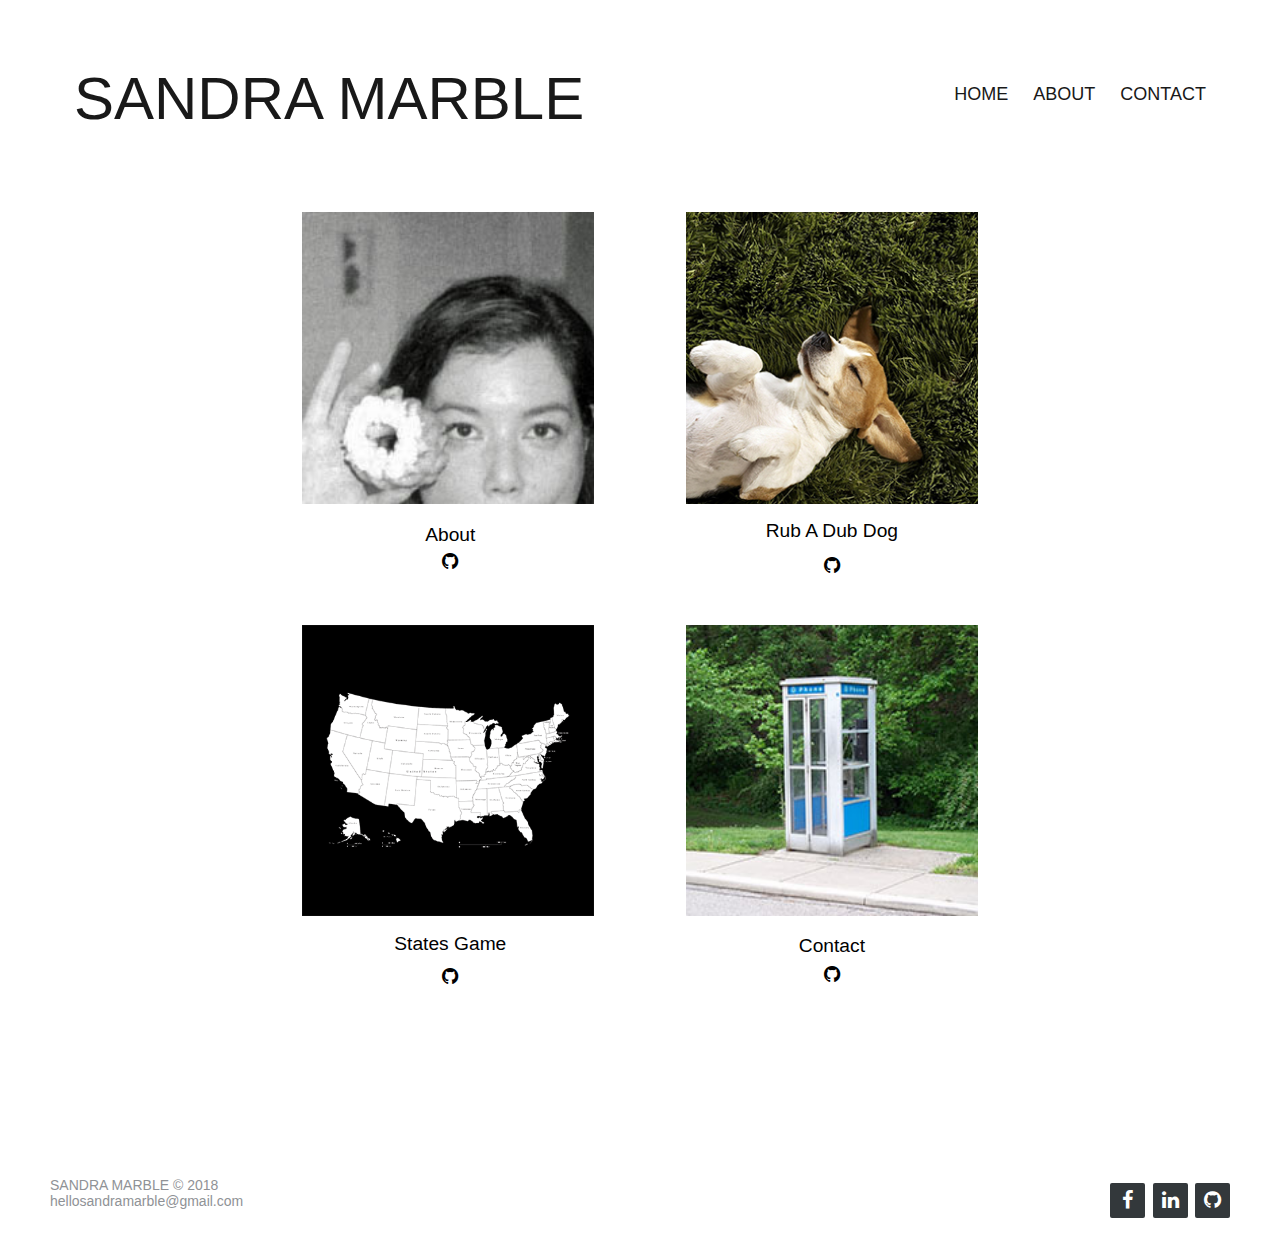
<file: index.html>
<!-- PORTFOLIO index.html -->
<!-- <a href="#">This link doesn't go anywhere.</a>
    -->

<!DOCTYPE html>
<html>
  <head>
    <meta charset="utf-8">
    <meta name="viewport" content="width=device-width, initial-scale=1"><!--meta viewport tag-->
    <title>Sandra Marble</title>
    <!-- ICONS FOR FOOTER -->
	  <link rel="stylesheet" href="https://maxcdn.bootstrapcdn.com/font-awesome/4.2.0/css/font-awesome.min.css">
    <link rel="stylesheet" type="text/css" href="css/main.css"/>
  </head>

  <body>
    <div class="container">
      <div class="nav">
        <div class="nav-header">
          <div class="nav-title">
          Sandra Marble
          </div>
        </div>
        <div class="nav-btn">
          <label for="nav-check">
            <span></span>
            <span></span>
            <span></span>
          </label>
        </div>
        <input type="checkbox" id="nav-check">
        <div class="nav-links">
          <a href="index.html" target="_blank">Home</a>
          <a href="aboutContact.html" target="_blank">About</a>
          <!-- <a href="#" target="_blank">Work</a> -->
          <a href="aboutContact.html" target="_blank">Contact</a>
        </div>
      </div>

      <div class="content">
        <div class="boxes">
          <a href="aboutContact.html"target="_blank">
            <img class="donutSelfieThumbnail thumbnail" src="images/donutSelfieThumbnail2.jpg" alt="Selfie with scrumtious donut" />
          </a>
          <div class="text">
            <a href="aboutContact.html"target="_blank">About</a>
            <a class="gitIcon" href="https://github.com/smarble/smarble.github.io"target="_blank"><i class="fa fa-github"></i></a>
          </div>
        </div>

        <div class="boxes">
          <a href="rubADubDog/index.html"target="_blank"><img class="thumbnail" src="images/dogInGrassThumbnail.jpg" alt="image of a dog laying in the grass" /></a>
          <div class="text">
            <a href="rubADubDog/index.html"target="_blank">Rub A Dub Dog</a>
            <a class="gitIcon" href="https://github.com/smarble/smarble.github.io/tree/master/rubADubDog"target="_blank"><i class="fa fa-github"></i></a>
          </div>
        </div>

        <div class="boxes">
          <a href="statesGame/index.html"target="_blank"><img class="thumbnail" src="images/map.png" alt="image of the U.S. map" /></a>
          <div class="text">
            <a href="statesGame/index.html"target="_blank">States Game</a>
            <a class="gitIcon" href="https://github.com/smarble/smarble.github.io/tree/master/statesGame"target="_blank"><i class="fa fa-github"></i></a>
          </div>
        </div>

        <div class="contact boxes">
          <a href="aboutContact.html"target="_blank"><img class="thumbnail" src="images/phoneBoothThumbnail.jpg" alt="image of phone booth" /></a>
          <div class="text">
            <a href="aboutContact.html"target="_blank">Contact</a>
            <a class="gitIcon" href="https://github.com/smarble/smarble.github.io"target="_blank"><i class="fa fa-github"></i></a>
          </div>
        </div>
      </div>
    </div>

  <footer class="footer-distributed">

  	<div class="footer-right">
  		<a href="https://www.facebook.com/sandramarble"target="_blank"><i class="fa fa-facebook"></i></a>
  		<a href="https://www.linkedin.com/in/sandra-marble-48b2863b/"target="_blank"><i class="fa fa-linkedin"></i></a>
  		<a href="https://github.com/smarble/gitPortfolio"target="_blank"><i class="fa fa-github"></i></a>
  	</div>

  	<div class="footer-left">
  		<!-- <p class="footer-links">
  			<a href="#">Home</a>
  					·
  			<a href="#">Blog</a>
  					·
  			<a href="#">Pricing</a>
  					·
  			<a href="#">About</a>
  					·
  			<a href="#">Faq</a>
  					·
  			<a href="#">Contact</a>
  		</p> -->
      <p>SANDRA MARBLE &copy; 2018</p>
      <p>hellosandramarble@gmail.com</p>
    </div>
  </footer>

    <script src="js/script.js"></script>
  </body>
</html>
</file>
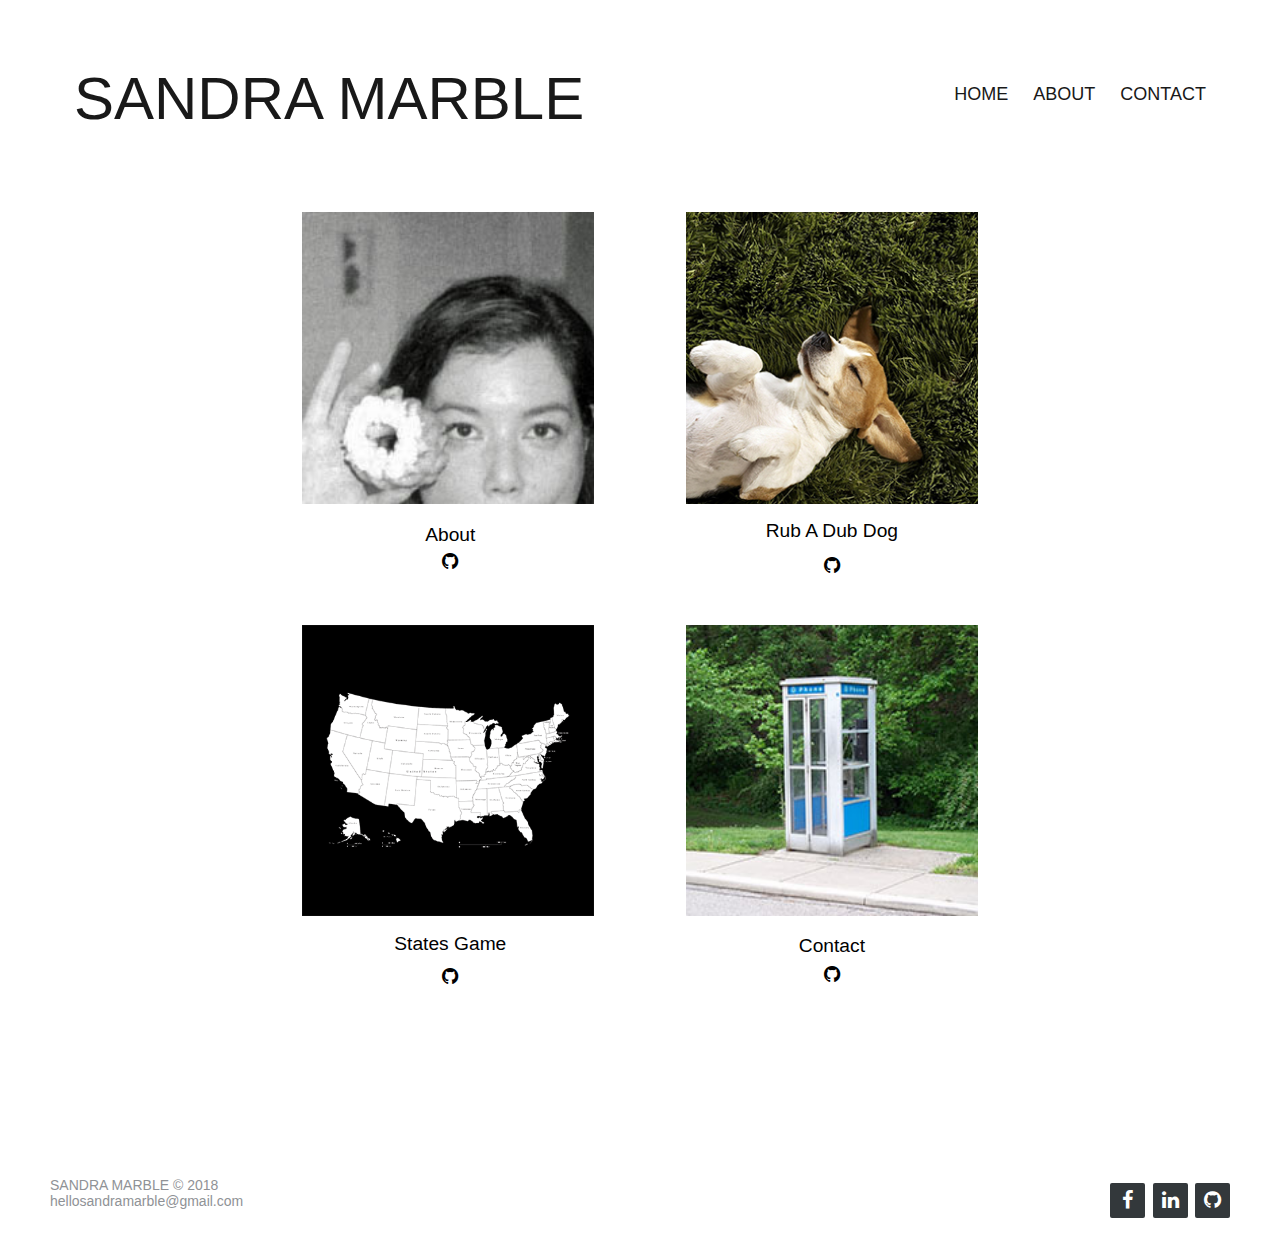
<file: portfolio/index.html>
<!-- PORTFOLIO index.html -->
<!-- <a href="#">This link doesn't go anywhere.</a>
    -->

<!DOCTYPE html>
<html>
  <head>
    <meta charset="utf-8">
    <meta name="viewport" content="width=device-width, initial-scale=1"><!--meta viewport tag-->
    <title>Sandra Marble</title>
    <!-- ICONS FOR FOOTER -->
	  <link rel="stylesheet" href="http://maxcdn.bootstrapcdn.com/font-awesome/4.2.0/css/font-awesome.min.css">
    <link rel="stylesheet" type="text/css" href="css/main.css"/>
  </head>

  <body>
    <div class="container">
      <div class="nav">
        <div class="nav-header">
          <div class="nav-title">
          Sandra Marble
          </div>
        </div>
        <div class="nav-btn">
          <label for="nav-check">
            <span></span>
            <span></span>
            <span></span>
          </label>
        </div>
        <input type="checkbox" id="nav-check">
        <div class="nav-links">
          <a href="index.html" target="_blank">Home</a>
          <a href="aboutContact.html" target="_blank">About</a>
          <!-- <a href="#" target="_blank">Work</a> -->
          <a href="aboutContact.html" target="_blank">Contact</a>
        </div>
      </div>

      <div class="content">
        <div class="boxes">
          <a href="aboutContact.html"target="_blank">
            <img class="donutSelfieThumbnail thumbnail" src="images/donutSelfieThumbnail2.jpg" alt="Selfie with scrumtious donut" />
          </a>
          <div class="text">
            <a href="aboutContact.html"target="_blank">About</a>
            <a class="gitIcon" href="https://github.com/smarble/gitPortfolio/tree/master/portfolio"target="_blank"><i class="fa fa-github"></i></a>
          </div>
        </div>

        <div class="boxes">
          <a href="../rubADubDog/index.html"target="_blank"><img class="thumbnail" src="images/dogInGrassThumbnail.jpg" alt="image of a dog laying in the grass" /></a>
          <div class="text">
            <a href="../rubADubDog/index.html"target="_blank">Rub A Dub Dog</a>
            <a class="gitIcon" href="https://github.com/smarble/gitPortfolio/tree/master/rubADubDog"target="_blank"><i class="fa fa-github"></i></a>
          </div>
        </div>

        <div class="boxes">
          <a href="../statesGame/index.html"target="_blank"><img class="thumbnail" src="images/map.png" alt="image of the U.S. map" /></a>
          <div class="text">
            <a href="../statesGame/index.html"target="_blank">States Game</a>
            <a class="gitIcon" href="https://github.com/smarble/gitPortfolio/tree/master/statesGame"target="_blank"><i class="fa fa-github"></i></a>
          </div>
        </div>

        <div class="contact boxes">
          <a href="aboutContact.html"target="_blank"><img class="thumbnail" src="images/phoneBoothThumbnail.jpg" alt="image of phone booth" /></a>
          <div class="text">
            <a href="aboutContact.html"target="_blank">Contact</a>
            <a class="gitIcon" href="https://github.com/smarble/gitPortfolio/tree/master/portfolio"target="_blank"><i class="fa fa-github"></i></a>
          </div>
        </div>
      </div>
    </div>

  <footer class="footer-distributed">

  	<div class="footer-right">
  		<a href="https://www.facebook.com/sandramarble"target="_blank"><i class="fa fa-facebook"></i></a>
  		<a href="https://www.linkedin.com/in/sandra-marble-48b2863b/"target="_blank"><i class="fa fa-linkedin"></i></a>
  		<a href="https://github.com/smarble/gitPortfolio"target="_blank"><i class="fa fa-github"></i></a>
  	</div>

  	<div class="footer-left">
  		<!-- <p class="footer-links">
  			<a href="#">Home</a>
  					·
  			<a href="#">Blog</a>
  					·
  			<a href="#">Pricing</a>
  					·
  			<a href="#">About</a>
  					·
  			<a href="#">Faq</a>
  					·
  			<a href="#">Contact</a>
  		</p> -->
      <p>SANDRA MARBLE &copy; 2018</p>
      <p>hellosandramarble@gmail.com</p>
    </div>
  </footer>

    <script src="js/script.js"></script>
  </body>
</html>
</file>
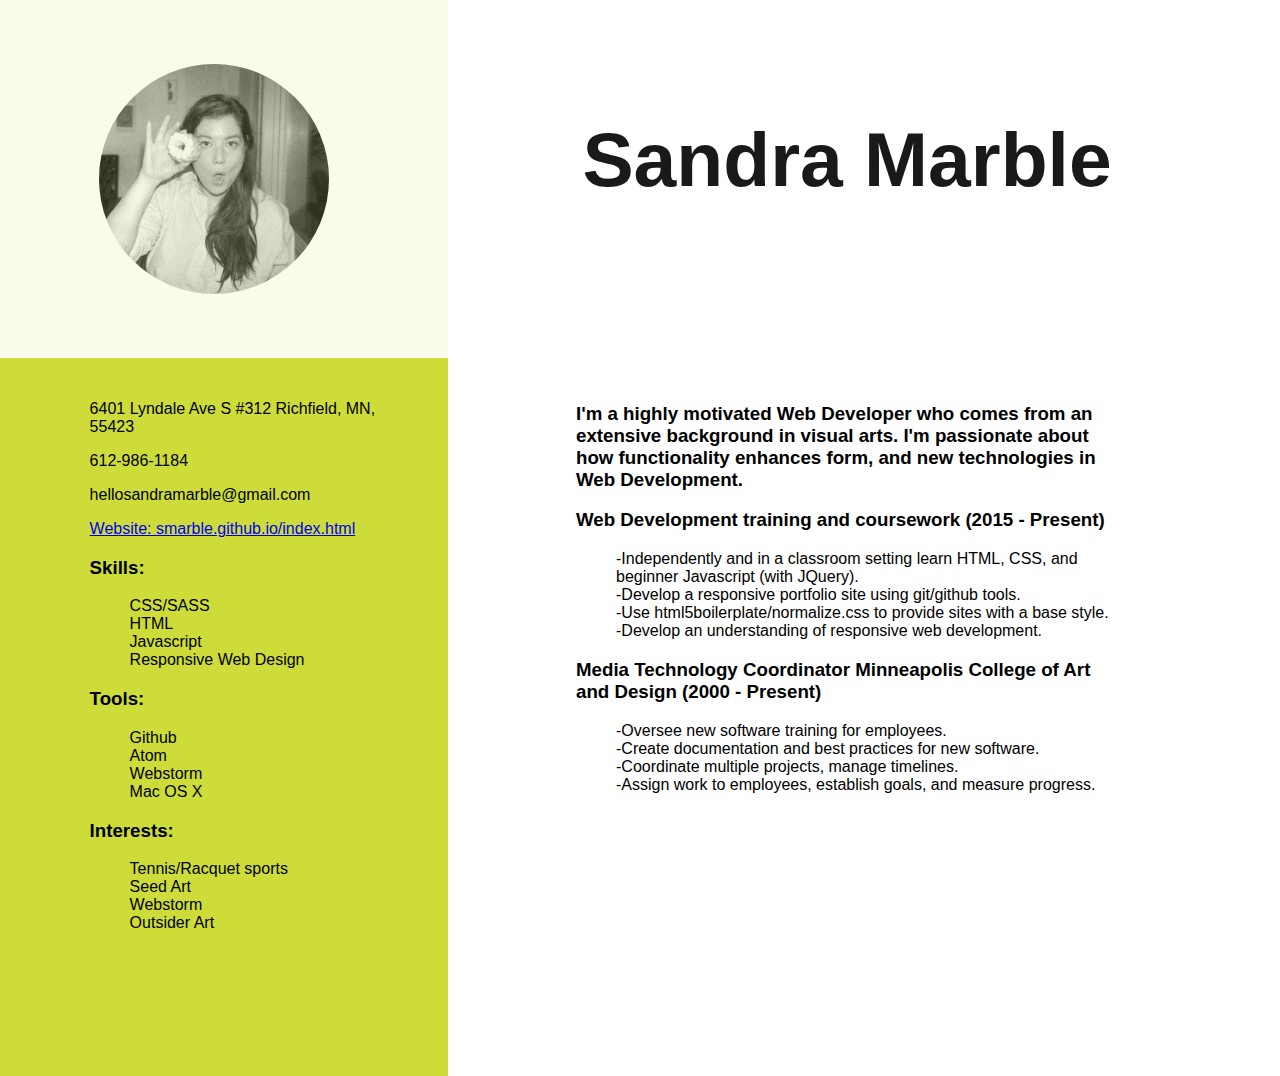
<file: primeResume/index.html>
<!--Notes:
Resume for Prime
    -->

<!DOCTYPE html>
<html>
<head>
    <meta charset="utf-8">
    <meta name="viewport" content="width=device-width, initial-scale=1"><!--meta viewport tag-->
    <title>Sandra Marble Resume</title>
    <link rel="stylesheet" type="text/css" href="css/main.css"/>
</head>

<body class= "container">

  <header class="header">
      <img class = "photo" src = ./images/donutSelfie.jpg alt="profile picture">
      <h1 class="name">Sandra Marble</h1>

  </header>

  <div class="flex_container">
      <div class="flex_item_left">
          <p>
              6401 Lyndale Ave S #312
              Richfield, MN, 55423
          </p>
          <p>
              612-986-1184
          </p>
          <p>
              hellosandramarble@gmail.com
          </p>
          <a href = "https://smarble.github.io/index.html" target = "blank">
              Website: smarble.github.io/index.html
          </a>
          <h3>
              Skills:
          </h3>
          <ul class="a">
              <li>CSS/SASS</li>
              <li>HTML</li>
              <li>Javascript</li>
              <li>Responsive Web Design</li>
          </ul>
          <h3>
              Tools:
          </h3>
          <ul>
              <li>Github</li>
              <li>Atom</li>
              <li>Webstorm</li>
              <li>Mac OS X</li>
          </ul>
          <h3>
              Interests:
          </h3>
          <ul>
              <li>Tennis/Racquet sports</li>
              <li>Seed Art</li>
              <li>Webstorm</li>
              <li>Outsider Art</li>
          </ul>
      </div>

      <div class="flex_item_right">
          <h3>
              I'm a highly motivated Web Developer who comes from an extensive background in visual arts. I'm passionate about how functionality enhances form, and new technologies in Web Development.
          </h3>
          <h3>
              Web Development training and coursework (2015 - Present)
          </h3>
          <ul>
              <li>-Independently and in a classroom setting learn HTML, CSS, and beginner Javascript (with
                  JQuery).</li>
              <li>-Develop a responsive portfolio site using git/github tools.</li>
              <li>-Use html5boilerplate/normalize.css to provide sites with a base style.</li>
              <li>-Develop an understanding of responsive web development.</li>
          </ul>
          <h3>
              Media Technology Coordinator
              Minneapolis College of Art and Design (2000 - Present)
          </h3>
          <ul>
              <li>-Oversee new software training for employees.</li>
              <li>-Create documentation and best practices for new software.</li>
              <li>-Coordinate multiple projects, manage timelines.</li>
              <li>-Assign work to employees, establish goals, and measure progress.</li>
          </ul>
      </div>
      <div>

<!--Not using JavaScript in this document-->
<!--<script src="js/jquery-3.2.1.min.js"></script> -->
<!--<script src="js/script.js"></script>-->
</body>
</html>
</file>
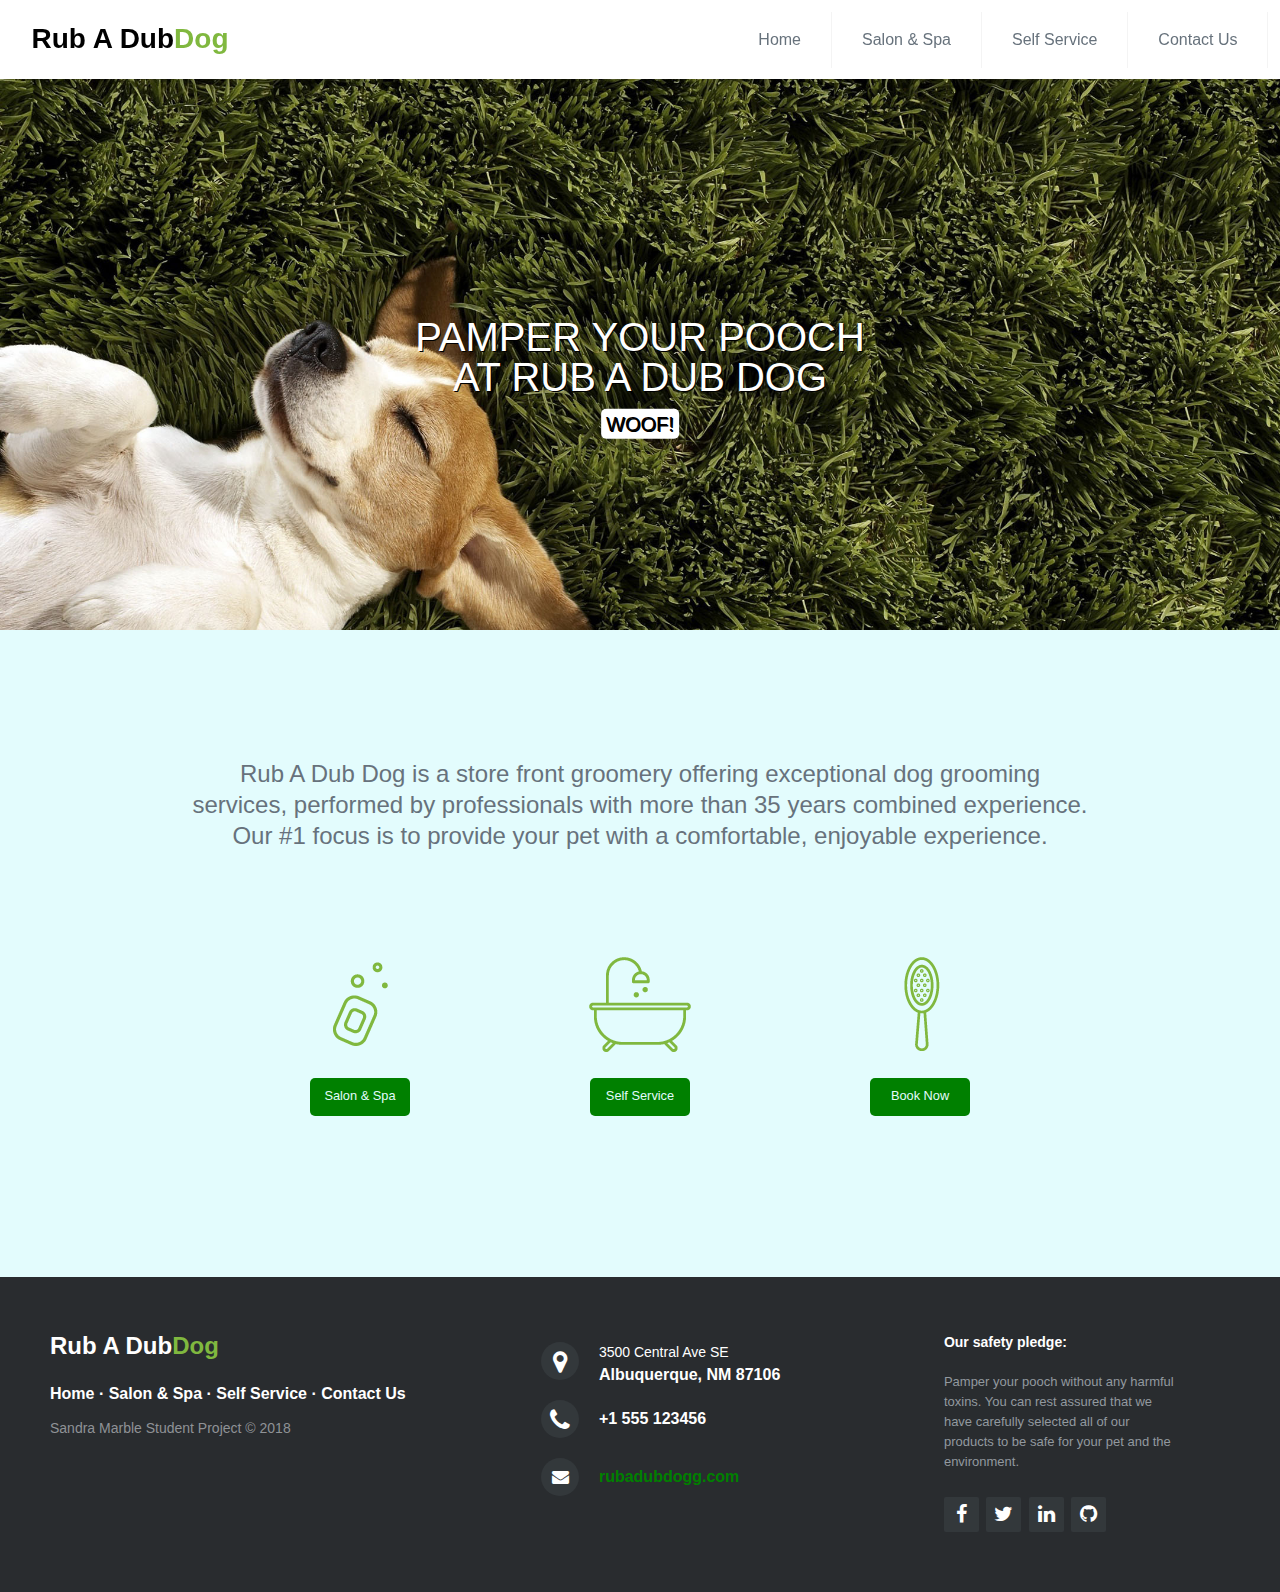
<file: rubADubDog/index.html>
<!-- RUBADUB DOGG -->
<!DOCTYPE html>
<html>
  <head>
    <meta charset="utf-8">
    <!--meta viewport tag-->
    <meta name="viewport" content="width=device-width, initial-scale=1.0">
    <title>Rub A Dub Dogg</title>

    <!-- ICONS FOR FOOTER -->
	  <link rel="stylesheet" href="https://maxcdn.bootstrapcdn.com/font-awesome/4.2.0/css/font-awesome.min.css">

    <link href="css/reset.css" type="text/css" rel="stylesheet">
    <link href="css/style.css" type="text/css" rel="stylesheet">
  </head>

  <body>
    <div class="page">

      <header class="header">
        <div class="headerLogo">
        <h1>Rub A Dub<span>Dog</span></h1>
        </div>
        <!-- INPUT AND LABEL WORK TOGETHER FOR THE TOGGLING OF THE MOBILE MENU -->
        <input class="menu-btn" type="checkbox" id="menu-btn" />
        <label class="menu-icon" for="menu-btn"><span class="navicon"></span></label>
        <ul class="menu">
          <li><a href="index.html">Home</a></li>
          <li><a href="indexSalon.html">Salon & Spa</a></li>
          <li><a href="indexSelf.html">Self Service</a></li>
          <li><a href="indexContact.html">Contact Us</a></li>
        </ul>
      </header>


      <div class=banner>
        <div class="bannerText">
          <h1>PAMPER YOUR POOCH</h1>
          <h1>AT RUB A DUB DOG</h1>
          <a href="indexContact.html" target="_blank" class="woofButton">WOOF!</a>
        </div>
      </div>

        <div class="contentHome">
          <p class="homeBlurb">
            Rub A Dub Dog is a store front groomery offering exceptional dog grooming services, performed by professionals with more than 35 years combined experience. Our #1 focus is to provide your pet with a comfortable, enjoyable experience.
          </p>
          <div class="content3Boxes">
            <img class="homeIcons" src="img/soap.jpg" alt="soap illustration" />
            <div>
            <a href="indexSalon.html">Salon & Spa</a>
            </div>
          </div>

          <div class="content3Boxes">
          <img class="homeIcons" src="img/bath.jpg" alt="bath illustration" />
          <a href="indexSelf.html">Self Service</a>
          </div>

          <div class="content3Boxes">
          <img class="homeIcons" src="img/brush.jpg" alt="brush illustration" />
          <a href="indexContact.html">Book Now</a>
          </div>
        </div>


      <footer class="footer-distributed">

  			<div class="footer-left">

  				<h3>Rub A Dub<span>Dog</span></h3>

  				<p class="footer-links">
  					<a href="index.html">Home</a>
  					·
  					<a href="indexSalon.html">Salon & Spa</a>
  					·
  					<a href="indexSelf.html">Self Service</a>
  					·
  					<a href="indexContact.html">Contact Us</a>
  				</p>

  				<p class="footer-company-name">Sandra Marble Student Project &copy; 2018</p>
  			</div>

  			<div class="footer-center">

  				<div>
  					<i class="fa fa-map-marker"></i>
  					<p><span>3500 Central Ave SE </span> Albuquerque, NM 87106</p>
  				</div>

  				<div>
  					<i class="fa fa-phone"></i>
  					<p>+1 555 123456</p>
  				</div>

  				<div>
  					<i class="fa fa-envelope"></i>
  					<p><a href="mailto:rubadubdogg.com">rubadubdogg.com</a></p>
  				</div>

  			</div>

  			<div class="footer-right">

  				<p class="footer-company-about">
  					<span>Our safety pledge:</span>
  					Pamper your pooch without any harmful toxins. You can rest assured that we have carefully selected all of our products to be safe for your pet and the environment.
  				</p>

  				<div class="footer-icons">

  					<a href="#"><i class="fa fa-facebook"></i></a>
  					<a href="#"><i class="fa fa-twitter"></i></a>
  					<a href="#"><i class="fa fa-linkedin"></i></a>
  					<a href="#"><i class="fa fa-github"></i></a>

  				</div>

  			</div>

  		</footer>


    <script src="js/script.js">
    </script>
  </body>
</html>
</file>
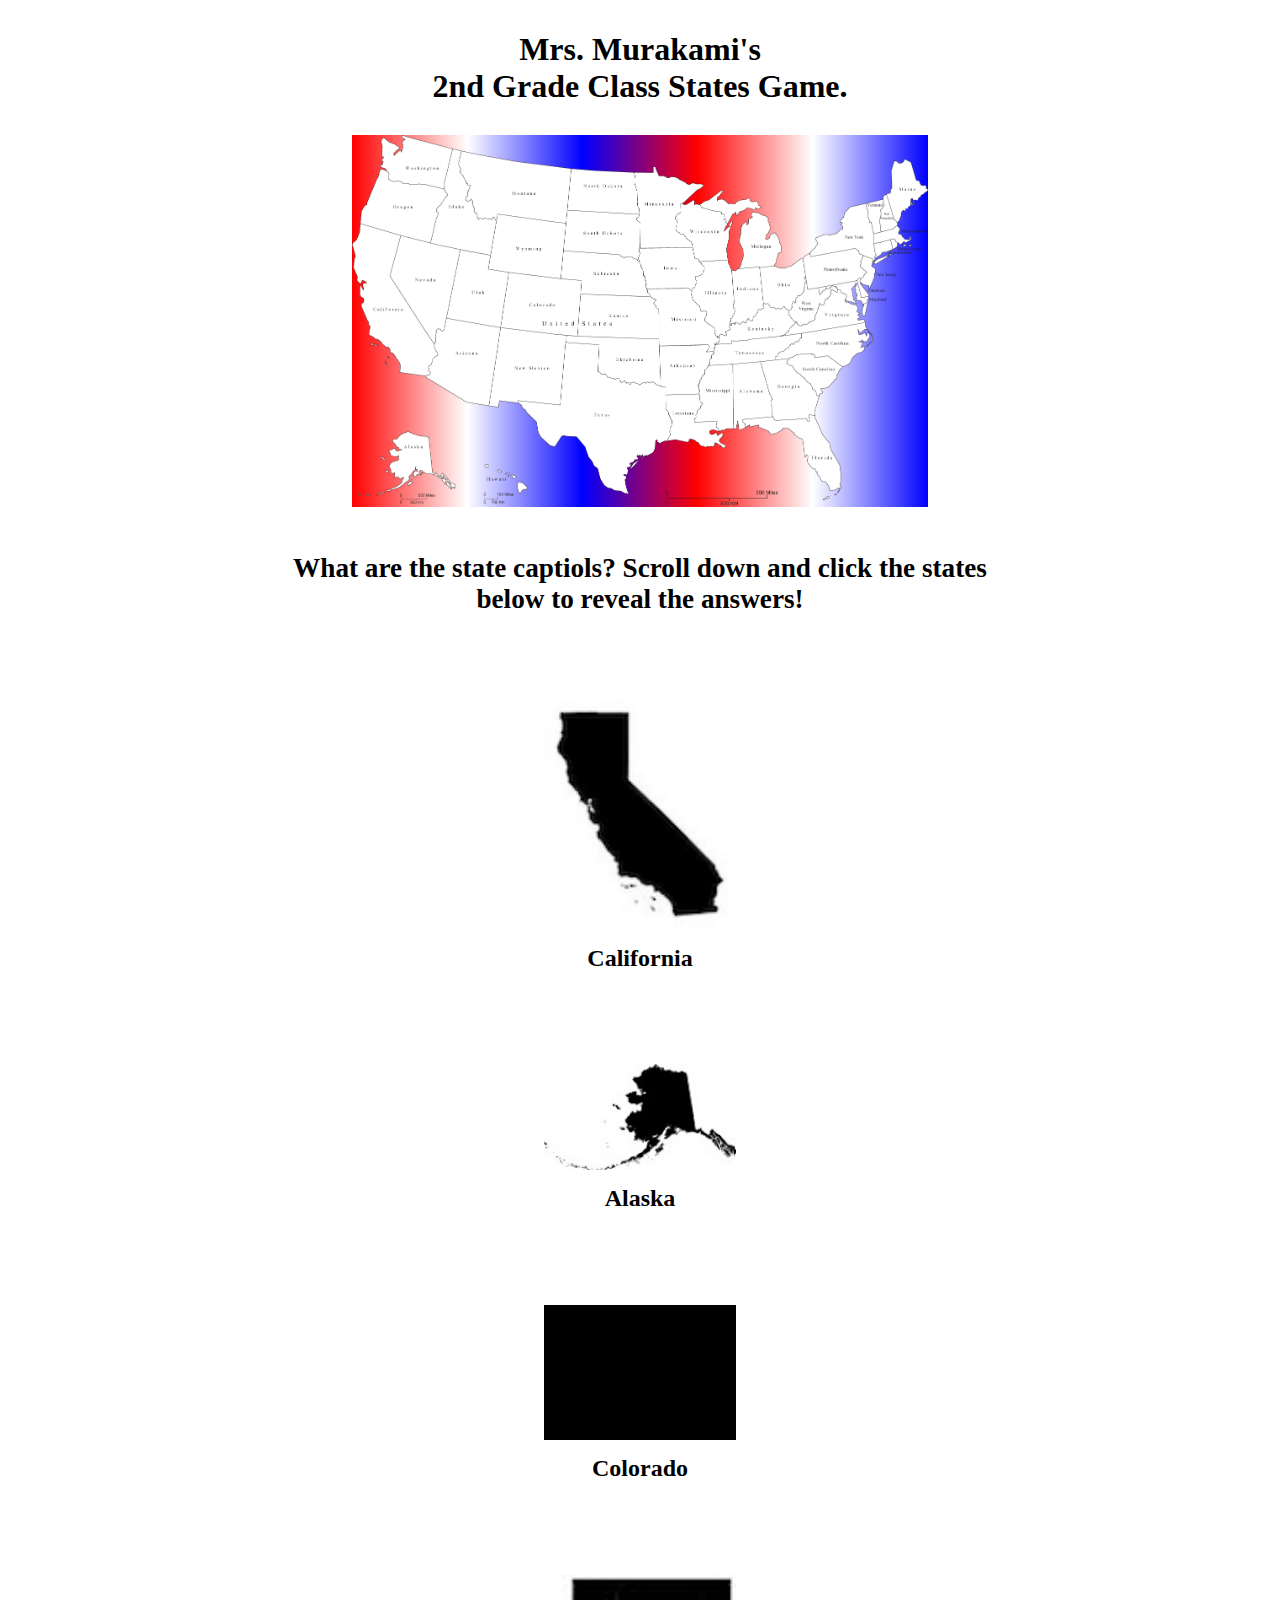
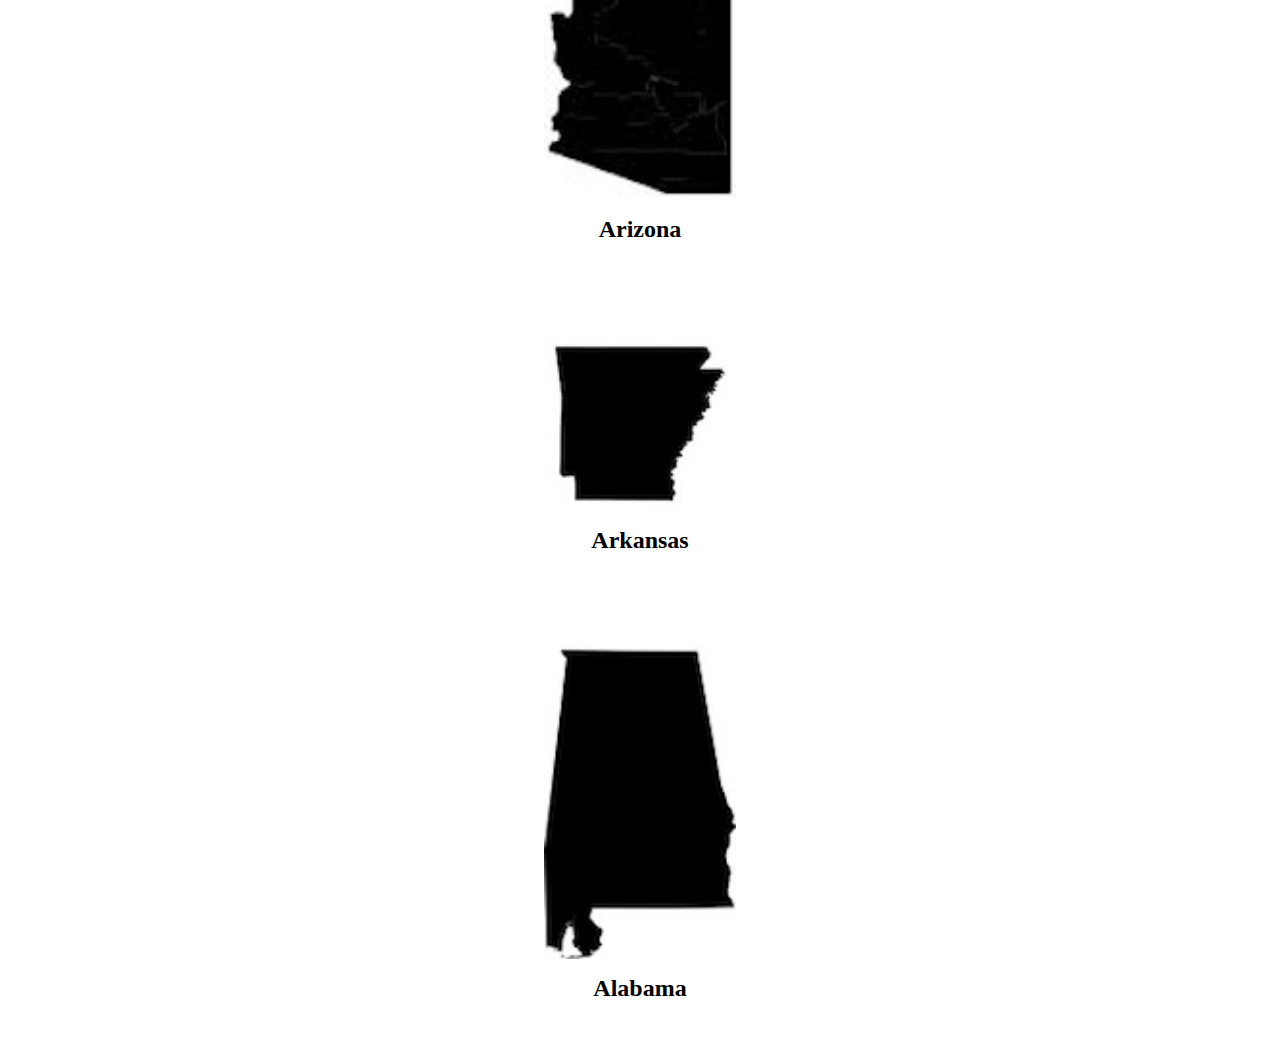
<file: statesGame/index.html>
<!--STATES GAME REDO-->
<!DOCTYPE html>
<html>
  <head>
    <meta charset="utf-8">
    <meta name="viewport" content="text/html"><!--meta viewport tag-->
    <title>Mrs. Murakami's 2nd Grade Class states Game</title>
    <link rel="stylesheet" type="text/css" href="css/states.css"/>
    <script type="text/javascript" src="js/jquery-3.2.1.min.js"></script>
  </head>

  <body>
    <h1 class="titleMurakami">
      Mrs. Murakami's
    </h1>
    <h1 class="titleClass">
      2nd Grade Class States Game.
    </h1>
    <img class="map" src="images/map.png" alt="image of United States"/>
    <h2 class="instructions">
      What are the state captiols? Scroll down and click the states below to reveal the answers!
    </h2>

    <div class="state-box california" >
      <img class="pic-state" src="images/california.jpeg" alt="image of california"/>
        <h2 class="stateNameCalifornia">California
        </h2>
        <h2 class="revealSacramento revealedCapital">
          Sacramento
        </h2>
    </div>


    <div class="state-box alaska">
      <img class="pic-state" src="images/alaska.jpeg" alt="image of alaska"/>
      <h2 class="stateNameAlaska">Alaska
      </h2>
      <h2 class="revealJuneau revealedCapital">
        Juneau
      </h2>
    </div>

    <div class="state-box colorado">
      <img class="pic-state" src="images/colorado.jpeg" alt="image of colorado"/>
      <h2 class="stateNameColorado">Colorado
      </h2>
      <h2 class="revealDenver revealedCapital">
        Denver
      </h2>
    </div>

    <div class="state-box arizona">
      <img class="pic-state" src="images/arizona.jpeg" alt="image of arizona"/>
      <h2 class="stateNameArizona">Arizona
      </h2>
      <h2 class="revealPhoenix revealedCapital">
        Phoenix
      </h2>
    </div>

    <div class="state-box arkansas">
      <img class="pic-state" src="images/arkansas.jpeg" alt="image of arkansas"/>
      <h2 class="stateNameArkansas">Arkansas
      </h2>
      <h2 class="revealLittleRock revealedCapital">
        Little Rock
      </h2>
    </div>

    <div class="state-box alabama">
      <img class="pic-state" src="images/alabama.jpeg" alt="image of alabama"/>
      <h2 class="stateNameAlabama">Alabama
      </h2>
      <h2 class="revealMontgomery revealedCapital">
        Montgomery
      </h2>
    </div>
    <script type="text/javascript" src="js/script.js"></script>
  </body>
  </body>
</html>
</file>
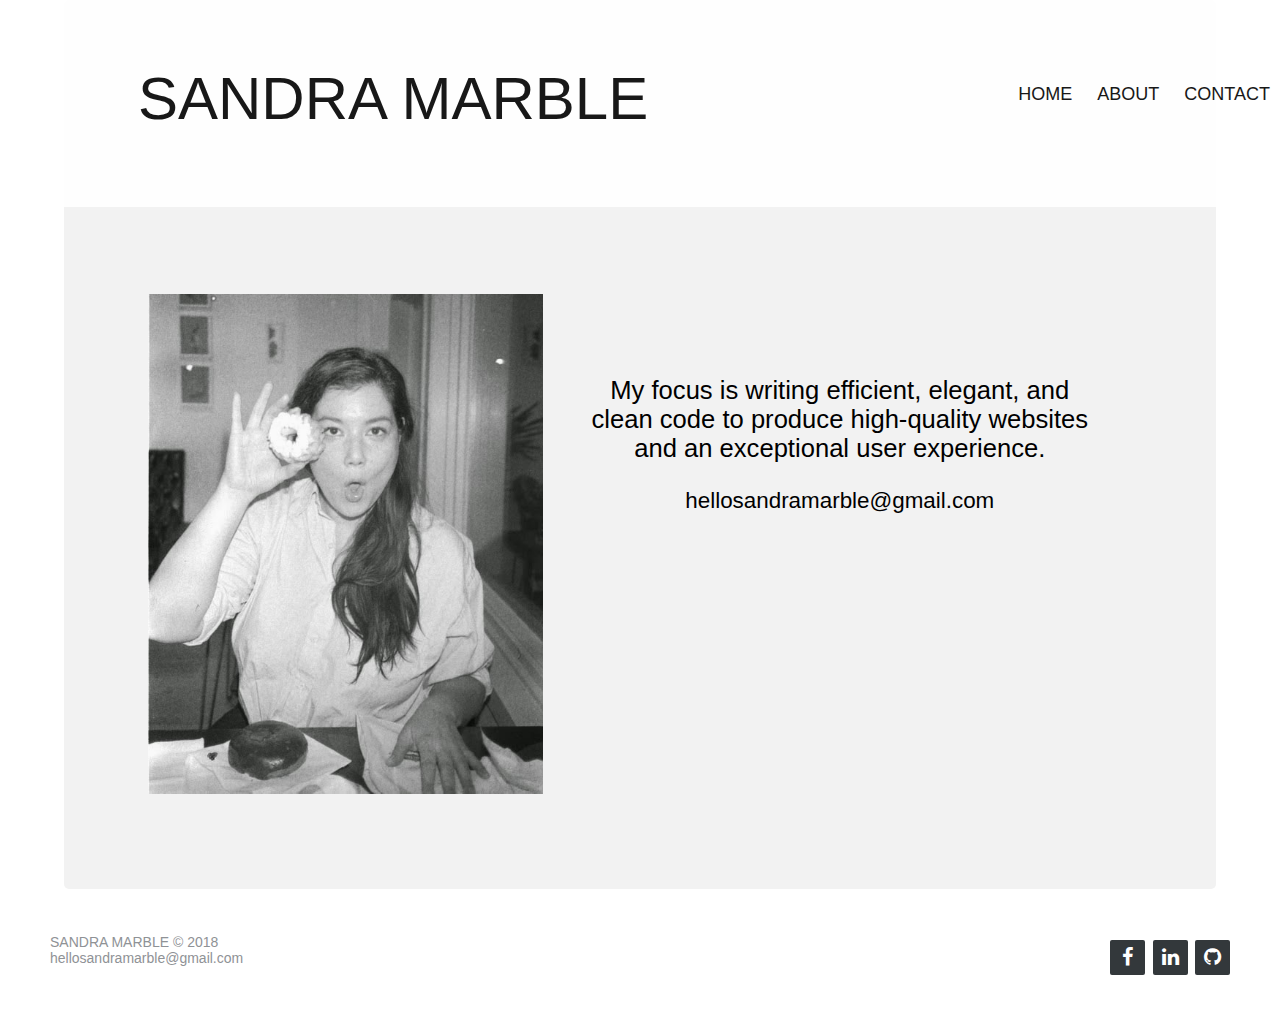
<file: aboutContact.html>
<!--Notes:
Portfolio aboutContact.html
<a href="#">This link doesn't go anywhere.</a>
    -->

<!DOCTYPE html>
<html>
  <head>
    <meta charset="utf-8">
    <meta name="viewport" content="width=device-width, initial-scale=1"><!--meta viewport tag-->
    <title>Sandra Marble</title>
    <!-- ICONS FOR FOOTER -->
	  <link rel="stylesheet" href="http://maxcdn.bootstrapcdn.com/font-awesome/4.2.0/css/font-awesome.min.css">
    <link rel="stylesheet" type="text/css" href="css/main.css"/>
  </head>

  <body>

    <div class="aboutContainer">

      <div class="nav">
        <div class="nav-header">
          <div class="nav-title">
          Sandra Marble
          </div>
        </div>
        <div class="nav-btn">
          <label for="nav-check">
            <span></span>
            <span></span>
            <span></span>
          </label>
        </div>
        <input type="checkbox" id="nav-check">
        <div class="nav-links">
          <a href="index.html" target="_blank">Home</a>
          <a href="aboutContact.html" target="_blank">About</a>
          <!-- <a href="#" target="_blank">Work</a> -->
          <a href="aboutContact.html" target="_blank">Contact</a>
        </div>
      </div>

      <div class="aboutContent">
        <div class="picAndBio">
          <div class="pic">
            <img class="bioPic" src="images/donutSelfie.jpg" alt=picture of Sandra with donut/>
          </div>

          <div class="bio">
            <p class="bioText">
            My focus is writing efficient, elegant, and clean code to produce high-quality websites and an exceptional user experience.
            </p>
            <p class="bioEmailAddress">hellosandramarble@gmail.com</p>
          </div>
        </div>

      <!-- END OF DIV aboutContent -->
      </div>

    <!-- END OF DIV aboutContainer -->
    </div>


  <footer class="footer-distributed">

    <div class="footer-right">

      <a href="https://www.facebook.com/sandramarble"target="_blank"><i class="fa fa-facebook"></i></a>
      <a href="https://www.linkedin.com/in/sandra-marble-48b2863b/"target="_blank"><i class="fa fa-linkedin"></i></a>
      <a href="https://github.com/smarble/gitPortfolio"target="_blank"><i class="fa fa-github"></i></a>
    </div>

    <div class="footer-left">
      <!-- <p class="footer-links">
      	<a href="#">Home</a>
      					·
      	<a href="#">Blog</a>
      					·
      	<a href="#">Pricing</a>
      					·
      	<a href="#">About</a>
      					·
      	<a href="#">Faq</a>
      					·
      	<a href="#">Contact</a>
      </p> -->

      <p>SANDRA MARBLE &copy; 2018</p>
      <p>hellosandramarble@gmail.com</p>
    </div>

  </footer>


    <script src="js/jquery-3.2.1.min.js"></script>
    <script src="js/script.js"></script>
  </body>
</html>



<!--
examples for later
<a href="#">
<img class="menu_icon" src="images/menu_button.png" alt="menu"></a> -->
</file>
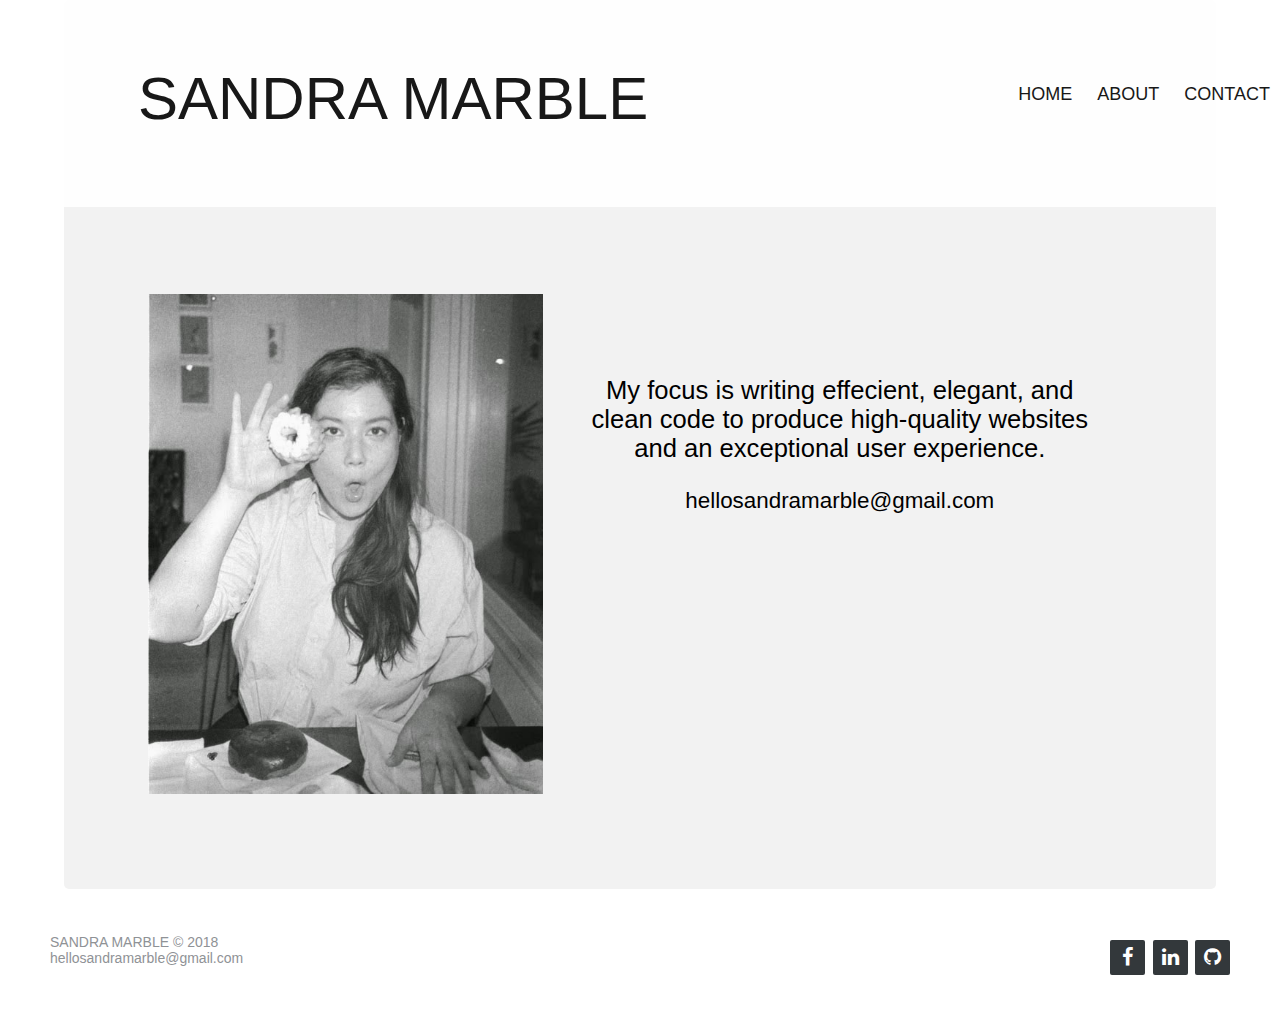
<file: portfolio/aboutContact.html>
<!--Notes:
Portfolio aboutContact.html
<a href="#">This link doesn't go anywhere.</a>
    -->

<!DOCTYPE html>
<html>
  <head>
    <meta charset="utf-8">
    <meta name="viewport" content="width=device-width, initial-scale=1"><!--meta viewport tag-->
    <title>Sandra Marble</title>
    <!-- ICONS FOR FOOTER -->
	  <link rel="stylesheet" href="http://maxcdn.bootstrapcdn.com/font-awesome/4.2.0/css/font-awesome.min.css">
    <link rel="stylesheet" type="text/css" href="css/main.css"/>
  </head>

  <body>

    <div class="aboutContainer">

      <div class="nav">
        <div class="nav-header">
          <div class="nav-title">
          Sandra Marble
          </div>
        </div>
        <div class="nav-btn">
          <label for="nav-check">
            <span></span>
            <span></span>
            <span></span>
          </label>
        </div>
        <input type="checkbox" id="nav-check">
        <div class="nav-links">
          <a href="index.html" target="_blank">Home</a>
          <a href="aboutContact.html" target="_blank">About</a>
          <!-- <a href="#" target="_blank">Work</a> -->
          <a href="aboutContact.html" target="_blank">Contact</a>
        </div>
      </div>

      <div class="aboutContent">
        <div class="picAndBio">
          <div class="pic">
            <img class="bioPic" src="images/donutSelfie.jpg" alt=picture of Sandra with donut/>
          </div>

          <div class="bio">
            <p class="bioText">
            My focus is writing effecient, elegant, and clean code to produce high-quality websites and an exceptional user experience.
            </p>
            <p class="bioEmailAddress">hellosandramarble@gmail.com</p>
          </div>
        </div>

      <!-- END OF DIV aboutContent -->
      </div>

    <!-- END OF DIV aboutContainer -->
    </div>


  <footer class="footer-distributed">

    <div class="footer-right">

      <a href="https://www.facebook.com/sandramarble"target="_blank"><i class="fa fa-facebook"></i></a>
      <a href="https://www.linkedin.com/in/sandra-marble-48b2863b/"target="_blank"><i class="fa fa-linkedin"></i></a>
      <a href="https://github.com/smarble/gitPortfolio"target="_blank"><i class="fa fa-github"></i></a>
    </div>

    <div class="footer-left">
      <!-- <p class="footer-links">
      	<a href="#">Home</a>
      					·
      	<a href="#">Blog</a>
      					·
      	<a href="#">Pricing</a>
      					·
      	<a href="#">About</a>
      					·
      	<a href="#">Faq</a>
      					·
      	<a href="#">Contact</a>
      </p> -->

      <p>SANDRA MARBLE &copy; 2018</p>
      <p>hellosandramarble@gmail.com</p>
    </div>

  </footer>


    <script src="js/jquery-3.2.1.min.js"></script>
    <script src="js/script.js"></script>
  </body>
</html>



<!--
examples for later
<a href="#">
<img class="menu_icon" src="images/menu_button.png" alt="menu"></a> -->
</file>
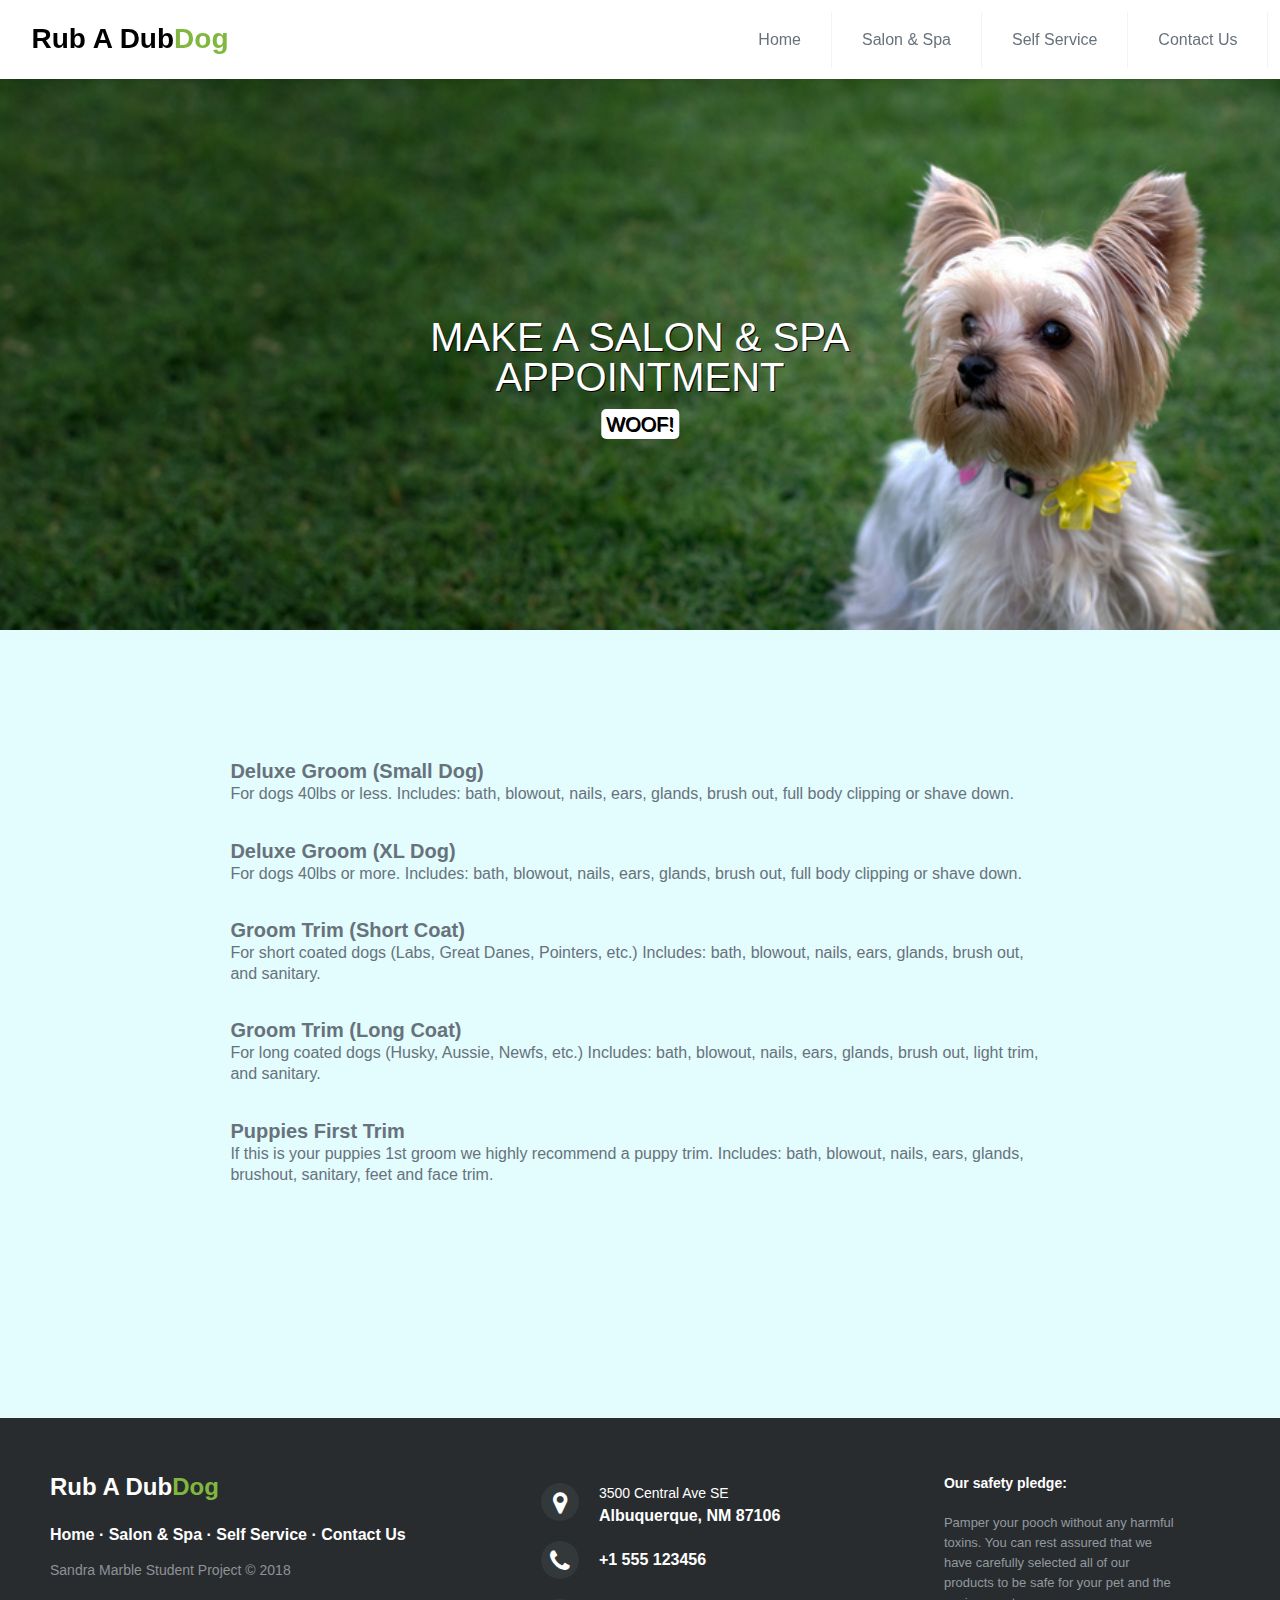
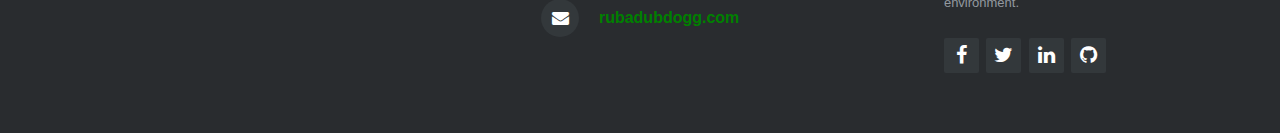
<file: rubADubDog/indexSalon.html>
<!-- RUBADUB DOGG -->
<!DOCTYPE html>
<html>
  <head>
    <title>Rub A Dub Dogg</title>

    <!-- ICONS FOR FOOTER -->
	  <link rel="stylesheet" href="https://maxcdn.bootstrapcdn.com/font-awesome/4.2.0/css/font-awesome.min.css">

    <link href="css/reset.css" type="text/css" rel="stylesheet">
    <link href="css/style.css" type="text/css" rel="stylesheet">
  </head>

  <body class="salon">
    <div class="page">

      <header class="header">
        <div class="headerLogo">
        <h1>Rub A Dub<span>Dog</span></h1>
        </div>
        <!-- INPUT AND LABEL WORK TOGETHER FOR THE TOGGLING OF THE MOBILE MENU -->
        <input class="menu-btn" type="checkbox" id="menu-btn" />
        <label class="menu-icon" for="menu-btn"><span class="navicon"></span></label>
        <ul class="menu">
          <li><a href="index.html">Home</a></li>
          <li><a href="indexSalon.html">Salon & Spa</a></li>
          <li><a href="indexSelf.html">Self Service</a></li>
          <li><a href="indexContact.html">Contact Us</a></li>
        </ul>
      </header>


      <div class=banner>
        <div class="bannerText">
          <h1>MAKE A SALON & SPA</h1>
          <h1>APPOINTMENT</h1>
          <a href="indexContact.html" target="_blank" class="woofButton">WOOF!</a>
        </div>
      </div>

        <div class="contentSalon">
          <div class="salonBlurb">
            <h2>Deluxe Groom (Small Dog)</h2>
            <p>For dogs 40lbs or less. Includes: bath, blowout, nails, ears, glands, brush out, full body clipping or shave down.
            </p>
            <h2>Deluxe Groom (XL Dog)</h2>
            <p>For dogs 40lbs or more. Includes: bath, blowout, nails, ears, glands, brush out, full body clipping or shave down.
            </p>
            <h2>Groom Trim (Short Coat)</h2>
            <p>For short coated dogs (Labs, Great Danes, Pointers, etc.) Includes: bath, blowout, nails, ears, glands, brush out, and sanitary.
            </p>
            <h2>Groom Trim (Long Coat)</h2>
            <p>For long coated dogs (Husky, Aussie, Newfs, etc.) Includes: bath, blowout, nails, ears, glands, brush out, light trim, and sanitary.
            </p>
            <h2>Puppies First Trim</h2>
            <p>If this is your puppies 1st groom we highly recommend a puppy trim. Includes: bath, blowout, nails, ears, glands, brushout, sanitary, feet and face trim.
            </p>
         </div>

        </div>


      <footer class="footer-distributed">

  			<div class="footer-left">

  				<h3>Rub A Dub<span>Dog</span></h3>

  				<p class="footer-links">
  					<a href="index.html">Home</a>
  					·
  					<a href="indexSalon.html">Salon & Spa</a>
  					·
  					<a href="indexSelf.html">Self Service</a>
  					·
  					<a href="indexContact.html">Contact Us</a>
  				</p>

  				<p class="footer-company-name">Sandra Marble Student Project &copy; 2018</p>
  			</div>

  			<div class="footer-center">

  				<div>
  					<i class="fa fa-map-marker"></i>
  					<p><span>3500 Central Ave SE </span> Albuquerque, NM 87106</p>
  				</div>

  				<div>
  					<i class="fa fa-phone"></i>
  					<p>+1 555 123456</p>
  				</div>

  				<div>
  					<i class="fa fa-envelope"></i>
  					<p><a href="mailto:rubadubdogg.com">rubadubdogg.com</a></p>
  				</div>

  			</div>

  			<div class="footer-right">

  				<p class="footer-company-about">
            <span>Our safety pledge:</span>
  					Pamper your pooch without any harmful toxins. You can rest assured that we have carefully selected all of our products to be safe for your pet and the environment.
  				</p>

  				<div class="footer-icons">

  					<a href="#"><i class="fa fa-facebook"></i></a>
  					<a href="#"><i class="fa fa-twitter"></i></a>
  					<a href="#"><i class="fa fa-linkedin"></i></a>
  					<a href="#"><i class="fa fa-github"></i></a>

  				</div>

  			</div>

  		</footer>


    <script src="js/script.js">
    </script>
  </body>
</html>
</file>
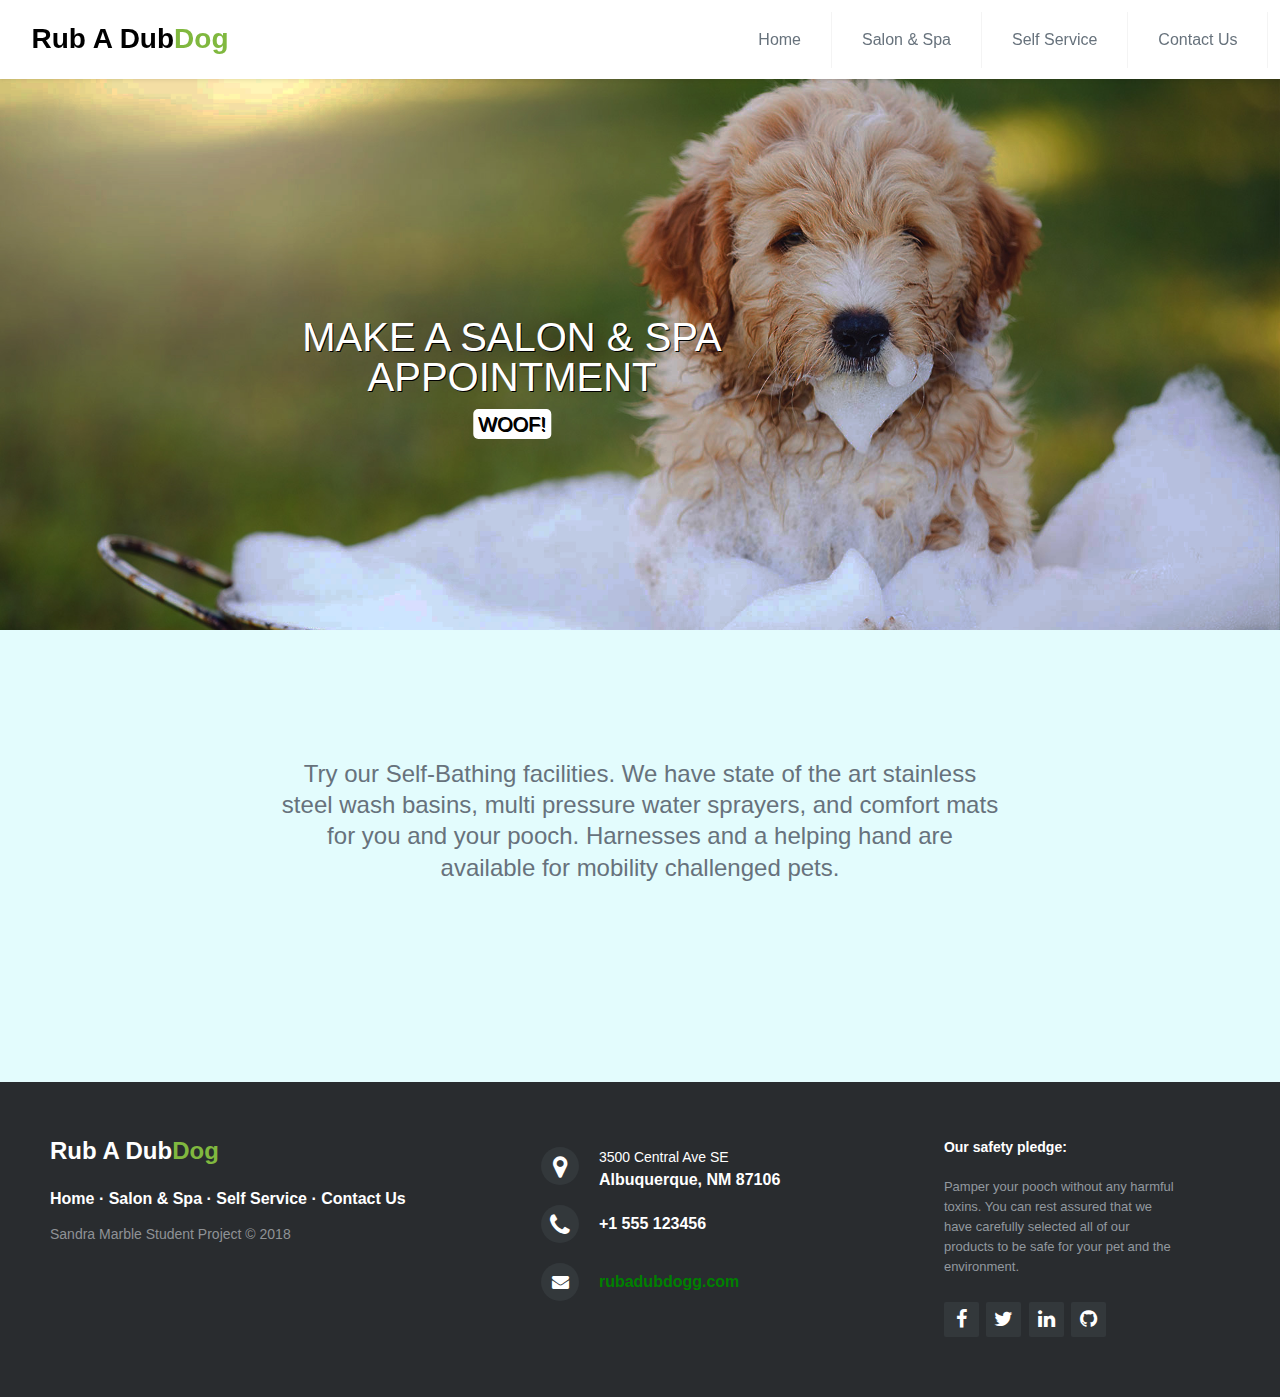
<file: rubADubDog/indexSelf.html>
<!-- RUBADUB DOGG -->
<!DOCTYPE html>
<html>
  <head>
    <title>Rub A Dub Dogg</title>

    <!-- ICONS FOR FOOTER -->
	  <link rel="stylesheet" href="https://maxcdn.bootstrapcdn.com/font-awesome/4.2.0/css/font-awesome.min.css">

    <link href="css/reset.css" type="text/css" rel="stylesheet">
    <link href="css/style.css" type="text/css" rel="stylesheet">
  </head>

  <body class="self">
    <div class="page">

      <header class="header">
        <div class="headerLogo">
        <h1>Rub A Dub<span>Dog</span></h1>
        </div>
        <!-- INPUT AND LABEL WORK TOGETHER FOR THE TOGGLING OF THE MOBILE MENU -->
        <input class="menu-btn" type="checkbox" id="menu-btn" />
        <label class="menu-icon" for="menu-btn"><span class="navicon"></span></label>
        <ul class="menu">
          <li><a href="index.html">Home</a></li>
          <li><a href="indexSalon.html">Salon & Spa</a></li>
          <li><a href="indexSelf.html">Self Service</a></li>
          <li><a href="indexContact.html">Contact Us</a></li>
        </ul>
      </header>


      <div class=banner>
        <div class="bannerText">
          <h1>MAKE A SALON & SPA</h1>
          <h1>APPOINTMENT</h1>
          <a href="indexContact.html" target="_blank" class="woofButton">WOOF!</a>
        </div>
      </div>

        <div class="contentSelf">
          <p class="selfBlurb">
           Try our Self-Bathing facilities.
           We have state of the art stainless steel wash basins, multi pressure water sprayers, and comfort mats for you and your pooch. Harnesses and a helping hand are available for mobility challenged pets.
         </p>


        </div>


      <footer class="footer-distributed">

  			<div class="footer-left">

  				<h3>Rub A Dub<span>Dog</span></h3>

  				<p class="footer-links">
  					<a href="index.html">Home</a>
  					·
  					<a href="indexSalon.html">Salon & Spa</a>
  					·
  					<a href="indexSelf.html">Self Service</a>
  					·
  					<a href="indexContact.html">Contact Us</a>
  				</p>

  				<p class="footer-company-name">Sandra Marble Student Project &copy; 2018</p>
  			</div>

  			<div class="footer-center">

  				<div>
  					<i class="fa fa-map-marker"></i>
  					<p><span>3500 Central Ave SE </span> Albuquerque, NM 87106</p>
  				</div>

  				<div>
  					<i class="fa fa-phone"></i>
  					<p>+1 555 123456</p>
  				</div>

  				<div>
  					<i class="fa fa-envelope"></i>
  					<p><a href="mailto:rubadubdogg.com">rubadubdogg.com</a></p>
  				</div>

  			</div>

  			<div class="footer-right">

  				<p class="footer-company-about">
            <span>Our safety pledge:</span>
  					Pamper your pooch without any harmful toxins. You can rest assured that we have carefully selected all of our products to be safe for your pet and the environment.
  				</p>

  				<div class="footer-icons">

  					<a href="#"><i class="fa fa-facebook"></i></a>
  					<a href="#"><i class="fa fa-twitter"></i></a>
  					<a href="#"><i class="fa fa-linkedin"></i></a>
  					<a href="#"><i class="fa fa-github"></i></a>

  				</div>

  			</div>

  		</footer>


    <script src="js/script.js">
    </script>
  </body>
</html>
</file>
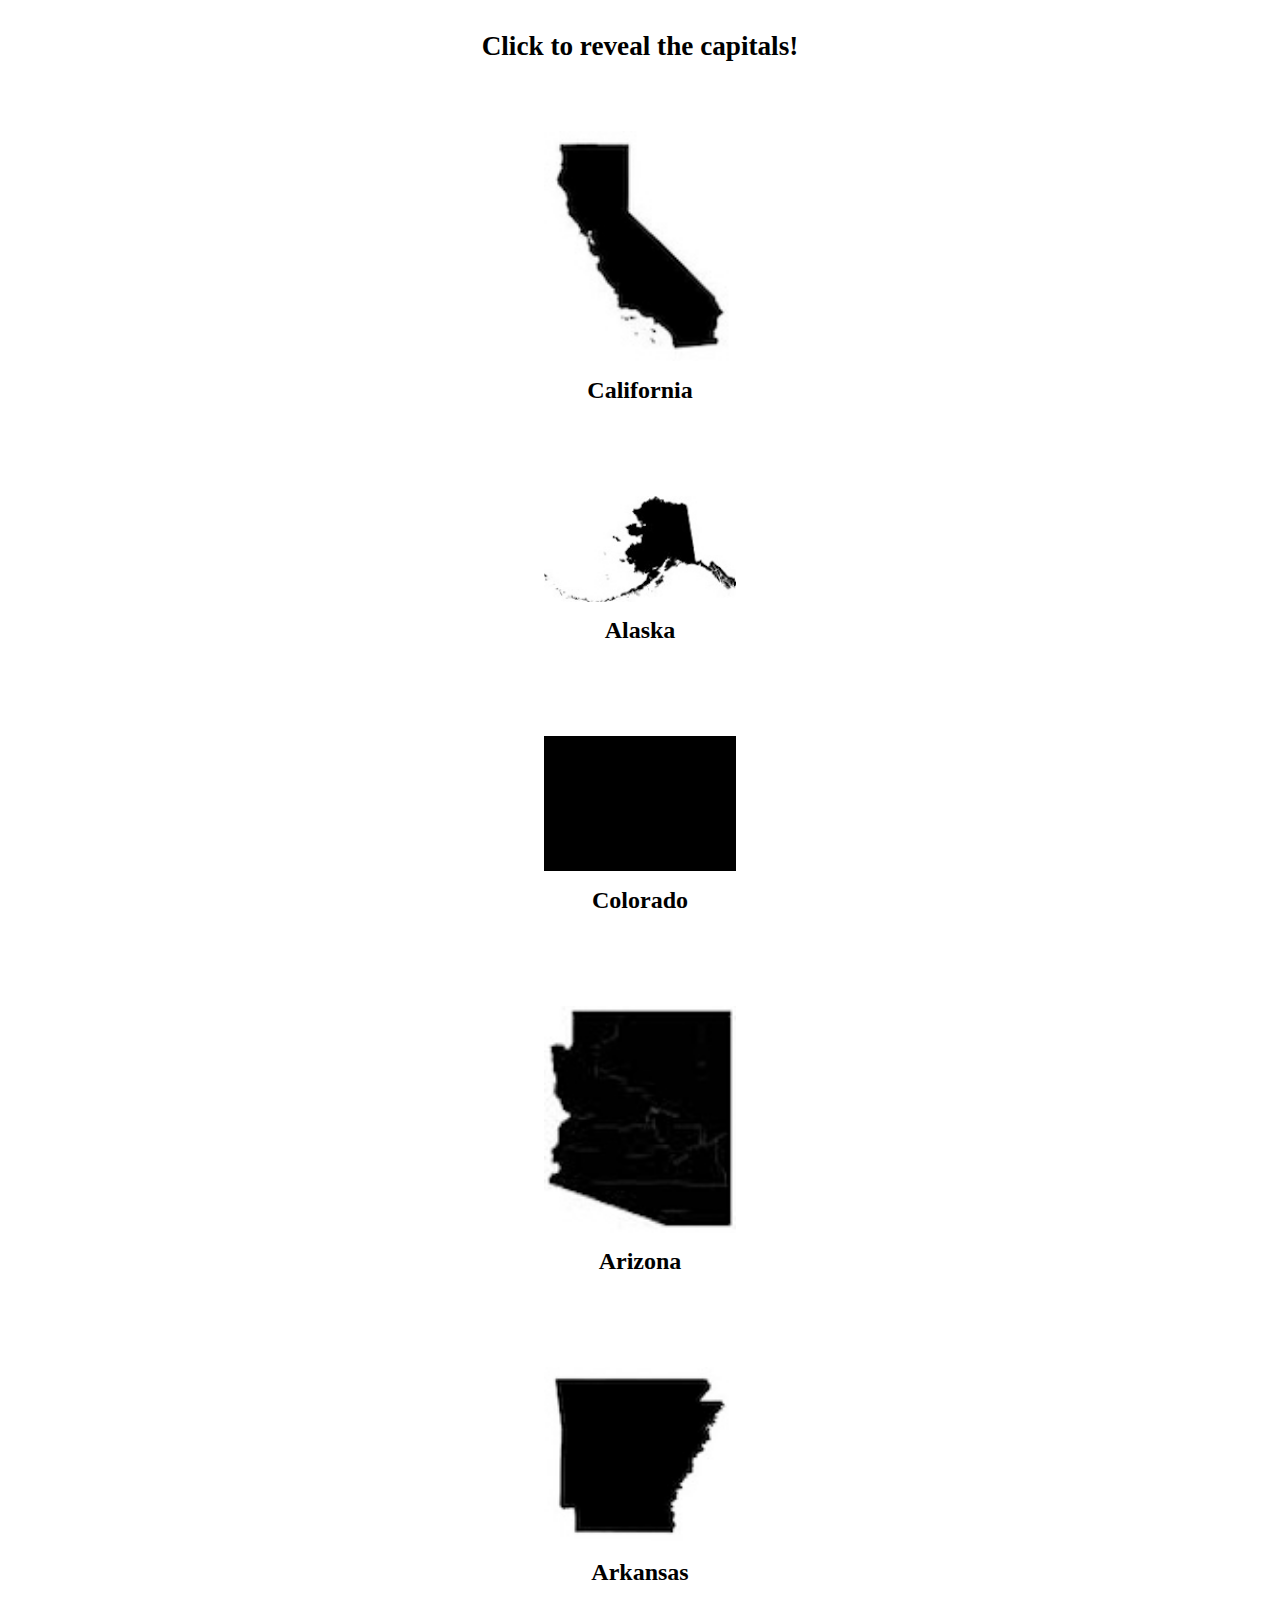
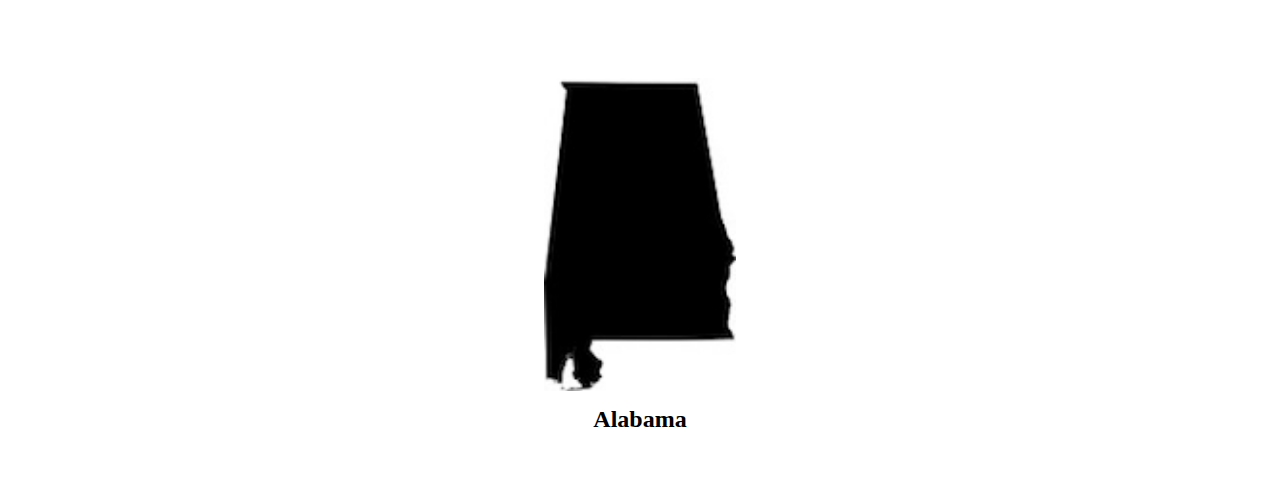
<file: statesGame/states.html>
<!--Notes:
javascript class: Week 13 assignment.
-->


<!DOCTYPE html>
<html>
  <head>
    <meta charset="utf-8">
    <meta name="viewport" content="text/html"><!--meta viewport tag-->
    <title>Sandra's Wk13 Assignment jQuery Project</title>
    <link rel="stylesheet" type="text/css" href="css/states.css"/>
    <script type="text/javascript" src="js/jquery-3.2.1.min.js"></script>
  </head>

  <body>
    <h1 class="instructions">
      Click to reveal the capitals!
    </h1>

    <div class="state-box california" >
      <img class="pic-state" src="images/california.jpeg" alt="image of california"/>
        <h2 class="stateNameCalifornia">California
        </h2>
        <h2 class="revealSacramento revealedCapital">
          Sacramento
        </h2>
    </div>


    <div class="state-box alaska">
      <img class="pic-state" src="images/alaska.jpeg" alt="image of alaska"/>
      <h2 class="stateNameAlaska">Alaska
      </h2>
      <h2 class="revealJuneau revealedCapital">
        Juneau
      </h2>
    </div>

    <div class="state-box colorado">
      <img class="pic-state" src="images/colorado.jpeg" alt="image of colorado"/>
      <h2 class="stateNameColorado">Colorado
      </h2>
      <h2 class="revealDenver revealedCapital">
        Denver
      </h2>
    </div>

    <div class="state-box arizona">
      <img class="pic-state" src="images/arizona.jpeg" alt="image of arizona"/>
      <h2 class="stateNameArizona">Arizona
      </h2>
      <h2 class="revealPhoenix revealedCapital">
        Phoenix
      </h2>
    </div>

    <div class="state-box arkansas">
      <img class="pic-state" src="images/arkansas.jpeg" alt="image of arkansas"/>
      <h2 class="stateNameArkansas">Arkansas
      </h2>
      <h2 class="revealLittleRock revealedCapital">
        Little Rock
      </h2>
    </div>

    <div class="state-box alabama">
      <img class="pic-state" src="images/alabama.jpeg" alt="image of alabama"/>
      <h2 class="stateNameAlabama">Alabama
      </h2>
      <h2 class="revealMontgomery revealedCapital">
        Montgomery
      </h2>
    </div>
    <script type="text/javascript" src="js/script.js"></script>
  </body>
  </body>
</html>
</file>
<file: css/main.css>
/* PORTFOLIO main.css */
/*
Portfolio main.css
350px smallest phone
700px smallest tablet
1000px smallest desktop
select multiple classes: ,
*/

html {
  font-family: Helvetica, arial, sans-serif;
  font-size: normal;
  /* border box start --------------------- */
  box-sizing: border-box;
}

*, *:before, *:after {
  box-sizing: inherit;
  /* border box end ---------------------*/
}

body {
  margin: 0px;
}

.container {
  /* to center using margin: 0 auto; you must specify a width */
  width: 100%;
  margin: 0 auto;
}

.aboutContainer {
  width: 90%;
  margin: 0 auto;
}

.content {

  /* center the side by side boxes within the container */
  text-align: center;
}

.aboutContent {
  border-radius: 5px;
  background-color: #f2f2f2;
  padding: 1%;
}

.boxes {
  display: inline;
  position: relative;
  text-align: center;
}

a:link {
  text-decoration: none;
}

.text a {
    color: black;
  }

.text {
  /* Centering= use the next four rules: position, top, left, transform */
  position: absolute;
  top: 100%;
  left: 50%;
  transform: translate(-50%, -50%);
  /* font-size: 5.0vw; */
  font-weight: lighter;
  margin-top: -4.5%;
  color: black;
  padding: .2% 1%;
}

.gitIcon {
  display: block;
  margin-top: 10%;
}

img {
  /* if width goes over 60% in mobile/tablet size, it makes the body wider than the viewport: need to scroll horozontally */
  width: 60%;
  margin: 20%;
}

.bioPic {
  margin: 0% 4.5% 20% 4.5%;
  width: 100%;
  display: inline-block;

}

  .picAndBio {
    margin-top: 25%;
    text-align: center;
  }





/* ===================pop out menu================ */
.nav {
  /* translucent sticky nav bar */
  position: fixed;
  top: 0;
  width: 100%;
  z-index: 1;
  background-color: white;
  opacity: 0.9;
  padding: 5%;
}

.nav > .nav-header {
  display: inline;
}

.nav-title {
  text-transform: uppercase;
  display: inline-block;
  font-size: 30px;
  font-weight: lighter;
  color: #black;
  padding: 0px 10px 10px 10px;
}

.nav > .nav-btn {
  display: none;
}

.nav > .nav-links {
  display: inline;
  float: right;
  font-size: 18px;
  font-weight: lighter;
  text-transform: uppercase;
}

.nav > .nav-links > a {
  display: inline-block;
  padding: 20px 10px 13px 10px;
  text-decoration: none;
  color: black;
}

.nav > .nav-links > a:hover {
  background-color: rgba(0, 0, 0, 0.3);
}

.nav > #nav-check {
  display: none;
}

.ContactMeContainer {
  width: 90%;
  margin: 0 auto;
}


@media (max-width:700px) {
  .nav > .nav-btn {
    display: inline-block;
    position: absolute;
    right: 0px;
    top: 0px;
  }
  .nav > .nav-btn > label {
    display: inline-block;
    width: 50px;
    height: 50px;
    padding: 60% 30% 20% 20%;
  }

  .nav > .nav-btn > label > span {
    display: block;
    width: 25px;
    height: 10px;
    border-top: 2px solid black;
  }
  .nav > .nav-links {
    /* position: absolute; */
    display: block;
    width: 100%;
    background-color: #fff;
    height: 0px;
    transition: all 0.3s ease-in;
    overflow-y: hidden;
    top: 50px;
    left: 0px;
  }
  .nav > .nav-links > a {
    display: block;
    width: 100%;
  }
  .nav > #nav-check:not(:checked) + .nav-links {
    height: 0px;
  }
  .nav > #nav-check:checked + .nav-links {
    height: calc(100vh - 50px);
    overflow-y: auto;
  }
}
/* ===================END pop out menu====== ========== */


.pic {
  display: inline-block;
  width: 35%;
  /* margin-bottom: 5%; */
}

.bio {
  padding: 5%;
  font-weight: lighter;
}

.bioText {
  font-size: 4.0vw;
}

.bioEmailAddress {
  font-size: 3.0vw;
}


@media screen and (min-width: 601px) {

  .name {
    display: inline;
    text-align: none;
    font-size: 3vw;
  }

  .menu {
    display: inline;
    margin: 2% 2% 2% 10%;
  }

  .content {
    margin: 12%;
    text-align: center;
  }

  .bio {
      display: inline-block;
      width: 55%;
      padding: 5%;
      vertical-align: top;
  }

  .picAndBio {
    text-align: center;
  }

  img {
    margin:6% 4.5%;
  }

  .thumbnail {
    width: 30%;
  }

  .text a{
    font-size: 1.5vw;
    color: black;
  }

  .ContactMeContainer {
    width: 60%;
    margin: 0 auto;
  }

  .bioText {
    font-size: 2.0vw;
  }

  .bioEmailAddress {
    font-size: 1.75vw;
  }


}

/* FOOTER START==================================== */

.footer-distributed{
	background-color: #ffffff;
	box-shadow: 0 1px 1px 0 rgba(0, 0, 0, 0.12);
	box-sizing: border-box;
	width: 100%;
	text-align: left;
	font: normal 16px sans-serif;
	padding: 45px 50px;
}

.footer-distributed .footer-left p{
	color:  #8f9296;
	font-size: 14px;
	margin: 0;
}

/* Footer links */

.footer-distributed p.footer-links{
	font-size:18px;
	font-weight: bold;
	color:  #ffffff;
	margin: 0 0 10px;
	padding: 0;
}

.footer-distributed p.footer-links a{
	display:inline-block;
	line-height: 1.8;
	text-decoration: none;
	color:  black;
}

.footer-distributed .footer-right{
	float: right;
	margin-top: 6px;
	max-width: 180px;
}

.footer-distributed .footer-right a{
	display: inline-block;
	width: 35px;
	height: 35px;
	background-color:  #33383b;
	border-radius: 2px;

	font-size: 20px;
	color: #ffffff;
	text-align: center;
	line-height: 35px;

	margin-left: 3px;
}

@media (max-width: 600px) {

	.footer-distributed .footer-left,
	.footer-distributed .footer-right{
		text-align: center;
	}

	.footer-distributed .footer-right{
		float: none;
		margin: 0 auto 20px;
	}

	.footer-distributed .footer-left p.footer-links{
		line-height: 1.8;
	}
}


/* FOOTER END==================================== */

@media screen and (max-width: 1999px) {


 }

@media screen and (min-width: 1000px) {

  .nav-title {
    font-size: 60px;

}
</file>
<file: portfolio/css/main.css>
/* PORTFOLIO main.css */
/*
Portfolio main.css
350px smallest phone
700px smallest tablet
1000px smallest desktop
select multiple classes: ,
*/

html {
  font-family: Helvetica, arial, sans-serif;
  font-size: normal;
  /* border box start --------------------- */
  box-sizing: border-box;
}

*, *:before, *:after {
  box-sizing: inherit;
  /* border box end ---------------------*/
}

body {
  margin: 0px;
}

.container {
  /* to center using margin: 0 auto; you must specify a width */
  width: 100%;
  margin: 0 auto;
}

.aboutContainer {
  width: 90%;
  margin: 0 auto;
}

.content {

  /* center the side by side boxes within the container */
  text-align: center;
}

.aboutContent {
  border-radius: 5px;
  background-color: #f2f2f2;
  padding: 1%;
}

.boxes {
  display: inline;
  position: relative;
  text-align: center;
}

a:link {
  text-decoration: none;
}

.text a {
    color: black;
  }

.text {
  /* Centering= use the next four rules: position, top, left, transform */
  position: absolute;
  top: 100%;
  left: 50%;
  transform: translate(-50%, -50%);
  /* font-size: 5.0vw; */
  font-weight: lighter;
  margin-top: -4.5%;
  color: black;
  padding: .2% 1%;
}

.gitIcon {
  display: block;
  margin-top: 10%;
}

img {
  /* if width goes over 60% in mobile/tablet size, it makes the body wider than the viewport: need to scroll horozontally */
  width: 60%;
  margin: 20%;
}

.bioPic {
  margin: 0% 4.5% 20% 4.5%;
  width: 100%;
  display: inline-block;

}

  .picAndBio {
    margin-top: 25%;
    text-align: center;
  }





/* ===================pop out menu================ */
.nav {
  /* translucent sticky nav bar */
  position: fixed;
  top: 0;
  width: 100%;
  z-index: 1;
  background-color: white;
  opacity: 0.9;
  padding: 5%;
}

.nav > .nav-header {
  display: inline;
}

.nav-title {
  text-transform: uppercase;
  display: inline-block;
  font-size: 30px;
  font-weight: lighter;
  color: #black;
  padding: 0px 10px 10px 10px;
}

.nav > .nav-btn {
  display: none;
}

.nav > .nav-links {
  display: inline;
  float: right;
  font-size: 18px;
  font-weight: lighter;
  text-transform: uppercase;
}

.nav > .nav-links > a {
  display: inline-block;
  padding: 20px 10px 13px 10px;
  text-decoration: none;
  color: black;
}

.nav > .nav-links > a:hover {
  background-color: rgba(0, 0, 0, 0.3);
}

.nav > #nav-check {
  display: none;
}

.ContactMeContainer {
  width: 90%;
  margin: 0 auto;
}


@media (max-width:700px) {
  .nav > .nav-btn {
    display: inline-block;
    position: absolute;
    right: 0px;
    top: 0px;
  }
  .nav > .nav-btn > label {
    display: inline-block;
    width: 50px;
    height: 50px;
    padding: 60% 30% 20% 20%;
  }

  .nav > .nav-btn > label > span {
    display: block;
    width: 25px;
    height: 10px;
    border-top: 2px solid black;
  }
  .nav > .nav-links {
    /* position: absolute; */
    display: block;
    width: 100%;
    background-color: #fff;
    height: 0px;
    transition: all 0.3s ease-in;
    overflow-y: hidden;
    top: 50px;
    left: 0px;
  }
  .nav > .nav-links > a {
    display: block;
    width: 100%;
  }
  .nav > #nav-check:not(:checked) + .nav-links {
    height: 0px;
  }
  .nav > #nav-check:checked + .nav-links {
    height: calc(100vh - 50px);
    overflow-y: auto;
  }
}
/* ===================END pop out menu====== ========== */


.pic {
  display: inline-block;
  width: 35%;
  /* margin-bottom: 5%; */
}

.bio {
  padding: 5%;
  font-weight: lighter;
}

.bioText {
  font-size: 4.0vw;
}

.bioEmailAddress {
  font-size: 3.0vw;
}


@media screen and (min-width: 601px) {

  .name {
    display: inline;
    text-align: none;
    font-size: 3vw;
  }

  .menu {
    display: inline;
    margin: 2% 2% 2% 10%;
  }

  .content {
    margin: 12%;
    text-align: center;
  }

  .bio {
      display: inline-block;
      width: 55%;
      padding: 5%;
      vertical-align: top;
  }

  .picAndBio {
    text-align: center;
  }

  img {
    margin:6% 4.5%;
  }

  .thumbnail {
    width: 30%;
  }

  .text a{
    font-size: 1.5vw;
    color: black;
  }

  .ContactMeContainer {
    width: 60%;
    margin: 0 auto;
  }

  .bioText {
    font-size: 2.0vw;
  }

  .bioEmailAddress {
    font-size: 1.75vw;
  }


}

/* FOOTER START==================================== */

.footer-distributed{
	background-color: #ffffff;
	box-shadow: 0 1px 1px 0 rgba(0, 0, 0, 0.12);
	box-sizing: border-box;
	width: 100%;
	text-align: left;
	font: normal 16px sans-serif;
	padding: 45px 50px;
}

.footer-distributed .footer-left p{
	color:  #8f9296;
	font-size: 14px;
	margin: 0;
}

/* Footer links */

.footer-distributed p.footer-links{
	font-size:18px;
	font-weight: bold;
	color:  #ffffff;
	margin: 0 0 10px;
	padding: 0;
}

.footer-distributed p.footer-links a{
	display:inline-block;
	line-height: 1.8;
	text-decoration: none;
	color:  black;
}

.footer-distributed .footer-right{
	float: right;
	margin-top: 6px;
	max-width: 180px;
}

.footer-distributed .footer-right a{
	display: inline-block;
	width: 35px;
	height: 35px;
	background-color:  #33383b;
	border-radius: 2px;

	font-size: 20px;
	color: #ffffff;
	text-align: center;
	line-height: 35px;

	margin-left: 3px;
}

@media (max-width: 600px) {

	.footer-distributed .footer-left,
	.footer-distributed .footer-right{
		text-align: center;
	}

	.footer-distributed .footer-right{
		float: none;
		margin: 0 auto 20px;
	}

	.footer-distributed .footer-left p.footer-links{
		line-height: 1.8;
	}
}


/* FOOTER END==================================== */

@media screen and (max-width: 1999px) {


 }

@media screen and (min-width: 1000px) {

  .nav-title {
    font-size: 60px;

}
</file>
<file: primeResume/css/main.css>
/*
Portfolio main.css
350px smallest phone
700px smallest tablet
1000px smallest desktop
select multiple classes: ,
*/

html {
    font-family: Helvetica, arial, sans-serif;
    font-size: normal;
    /* border box start --------------------- */
    box-sizing: border-box;
}

*, *:before, *:after {
    box-sizing: inherit;
    /* border box end ---------------------*/
}

.container {
    /* to center body using margin: 0 auto; you must specify a width */
    width: 100%;
    margin: 0 auto;
}

.header {
    /* Header fixed to top: position fixed, top:0, width 100 */
    position: fixed;
    top: 0;
    width: 100%;
    z-index: 1;
    background-color: white;
    opacity: 0.9;
    padding: 5%;
}

.photo {
    float: left;
    margin-left: 3%;
    width: 20%;
    border-radius: 50%;
}

.name {
    font-size: 6vw;
    padding-left: 45%;
}

ul {
    list-style-type: none;
}

/*begin stying for two column Flex layout*/
.flex_container {
    display: flex;
    width: 100%;
}
.flex_item_left {
    word-break: break-word;
    padding: 30% 5% 10% 7%;
    height: 100%;
    width: 35%;
    background: #cddc39;
}
.flex_item_right {
    padding: 30% 13% 5% 10%;
    height: 100vh;
    flex: 1;
}
/*end stying for two column Flex layout*/
</file>
<file: rubADubDog/css/style.css>
/* <!-- RUB A DUB DOGG  --> */

html {
  height: 100%;
  /* border box start --------------------- */
  box-sizing: border-box;
  /* border box start --------------------- */
  box-sizing: border-box;
}

*, *:before, *:after {
  box-sizing: inherit;
  /* border box end ---------------------*/
}

body {
  height: 100%;
  font-family: Helvetica, arial, sans-serif;
  font-size: normal;
  margin:0;
}

.page {
  /* to center using margin: 0 auto; you must specify a width */
  width: 100%;
  margin: 0 auto;
  height: 100%;
  background-color: 	#ffffff;
}


/* HEADER=================================== */

.header {
  padding: .9%;
  background-color: #fff;
  box-shadow: 1px 1px 4px 0 rgba(0,0,0,.1);
  position: fixed;
  top: 0;
  width: 100%;
  z-index: 3;
}

.headerLogo {
  display: block;
  float: left;
  font-size: 125%;
  padding: 13px 20px;
  font-weight: bolder;

}


.header span {
  color: #80b83f;
}

.header ul {
  margin: 0;
  padding: 0;
  list-style: none;
  overflow: hidden;
  background-color: #fff;
}

.header li a {
  color: #67727c;
  display: block;
  padding: 20px 20px;
  border-right: 1px solid #f4f4f4;
  text-decoration: none;
}

.header li a:hover,
.header .menu-btn:hover {
  background-color: #f4f4f4;
}

.header .logo {
  color: #67727c;
  display: block;
  float: left;
  font-size: 2em;
  padding: 10px 20px;
  text-decoration: none;
}

/* menu */

.header .menu {
  clear: both;
  max-height: 0;
  transition: max-height .2s ease-out;
}

/* menu icon */

.header .menu-icon {
  cursor: pointer;
  display: inline-block;
  float: right;
  padding: 28px 20px;
  position: relative;
  user-select: none;
}

.header .menu-icon .navicon {
  background: #333;
  display: block;
  height: 2px;
  position: relative;
  transition: background .2s ease-out;
  width: 18px;
}

.header .menu-icon .navicon:before,
.header .menu-icon .navicon:after {
  background: #333;
  content: '';
  display: block;
  height: 100%;
  position: absolute;
  transition: all .2s ease-out;
  width: 100%;
}

.header .menu-icon .navicon:before {
  top: 5px;
}

.header .menu-icon .navicon:after {
  top: -5px;
}

/* menu btn */

.header .menu-btn {
  display: none;
}

.header .menu-btn:checked ~ .menu {
  max-height: 240px;
}

.header .menu-btn:checked ~ .menu-icon .navicon {
  background: transparent;
}

.header .menu-btn:checked ~ .menu-icon .navicon:before {
  transform: rotate(-45deg);
}

.header .menu-btn:checked ~ .menu-icon .navicon:after {
  transform: rotate(45deg);
}

.header .menu-btn:checked ~ .menu-icon:not(.steps) .navicon:before,
.header .menu-btn:checked ~ .menu-icon:not(.steps) .navicon:after {
  top: 0;
}

/* 48em = 768px */

@media (min-width: 48em) {
  .header li {
    float: left;
  }
  .header li a {
    padding: 20px 30px;
  }
  .header .menu {
    clear: none;
    float: right;
    max-height: none;
  }
  .header .menu-icon {
    display: none;
  }
  .headerLogo {
    font-size: 175%;
  }
}
/* HEADER END =============================== */

.banner {
  /* TO MAKE HERO BANNER BACKGROUND IMAGE SCALE NICELY */
  background-image: url("../img/dogInGrassCrop2.jpg");
  height: 70%;
  background-position: center;
  background-repeat: no-repeat;
  background-size: cover;
  position: relative;
}

.salon .banner {
  background-image: url("../img/salon1.jpg");
}

.self .banner {
  background-image: url("../img/yourself2.jpg");
}

.contact .banner {
  background-image: url("../img/contact3.jpg");
}

.bannerText {
    /* TO CENTER TEXT IN HERO BANNER */
    text-align: center;
    position: absolute;
    top: 60%;
    left: 50%;
    transform: translate(-50%, -50%);
    color: white;
    font-size: 250%;
    text-shadow: 1px 1px black
}

.self .bannerText {
  left: 40%
}

.woofButton {
  display: inline-block;
  font-weight: lighter;
  background: white;
  border-radius: 5px;
  font-size: 50%;
  text-decoration: none;
  color: initial;
  padding: 1.2%;

}


.contentHome {
  background: #e3fcfd;
  text-align: center;
  padding: 10% 0%;
}

.contentSalon {
  background: #e3fcfd;
  padding: 10%;
}

.contentSelf {
  background: #e3fcfd;
  padding: 10%;
}

.contentContact {
  background: #e3fcfd;
  padding: 3% 15%;
}

.homeBlurb {
  /* TO CENTER TEXT IN DIV */
  padding: 0% 15% 7% 15%;
  text-align: center;
  font-size: 150%;
  color: #67727c;
  line-height: 1.3;
}

.salonBlurb {
  /* TO CENTER TEXT IN DIV */
  padding: 0% 10% 7% 10%;
  color: #67727c;
  line-height: 1.3;
}

.salonBlurb h2 {
  font-weight: bold;
  font-size: 125%;
}

.salonBlurb p {
  font-size: 100%;
  margin-bottom: 4%;
}

.selfBlurb {
  padding: 0% 15% 7% 15%;
  text-align: center;
  font-size: 150%;
  color: #67727c;
  line-height: 1.3;
}

.scheduleText {
  margin: 1% 0% 9% 0%;
  font-size: 125%;
  color: #67727c;
  text-align: center;
}

.content3Boxes {
  /* TO CENTER TEXT IN A DIV */
  padding: 1% 1%;
  text-align: center;
  display: inline-block;
}

.contentHome a {
  border-radius: 5px;
  color: #e3fcfd;
  text-decoration: none;
  display: block;
  background-color: #008000;
  padding: 5% 1%;
  width: 40%;
  /* TO CENTER A DIV IN ANOTHER DIV: margin: auto; */
  margin: 8% auto;
  font-size: 80%;
}

/* CONTACT FORM BEGINS ////////// */
/* Style inputs with type="text", select elements and textareas */
input[type=text], select, textarea {
    width: 100%; /* Full width */
    padding: 12px; /* Some padding */
    border: 1px solid #ccc; /* Gray border */
    border-radius: 4px; /* Rounded borders */
    box-sizing: border-box; /* Make sure that padding and width stays in place */
    margin-top: 6px; /* Add a top margin */
    margin-bottom: 16px; /* Bottom margin */
    resize: vertical /* Allow the user to vertically resize the textarea (not horizontally) */
}

/* Style the submit button with a specific background color etc */
input[type=submit] {
    background-color: #4CAF50;
    color: white;
    padding: 12px 20px;
    border: none;
    border-radius: 4px;
    cursor: pointer;
}

/* When moving the mouse over the submit button, add a darker green color */
input[type=submit]:hover {
    background-color: #45a049;
}

/* Add a background color and some padding around the form */
.container {
    border-radius: 5px;
    padding: 20px;
}
@media (max-width: 450px) {
  .self .bannerText {
    left: 50%;
  }
  .bannerText {
      font-size: 150%;
  }
}
/* CONTACT FORM ENDS //////////*/

/* FOOTER BEGINS =========================================== */


.footer-distributed{
	background-color: #292c2f;
	box-shadow: 0 1px 1px 0 rgba(0, 0, 0, 0.12);
	box-sizing: border-box;
	width: 100%;
	text-align: left;
	font: bold 16px sans-serif;
	padding: 55px 50px;
}

.footer-distributed .footer-left,
.footer-distributed .footer-center,
.footer-distributed .footer-right{
	display: inline-block;
	vertical-align: top;
}

/* Footer left */

.footer-distributed .footer-left{
	width: 40%;
}

/* The company logo */

.footer-distributed h3{
	color:  #ffffff;
	margin: 0;
  font-size: 150%;
}

.footer-distributed h3 span{
	color: #80b83f;
}

/* Footer links */

.footer-distributed .footer-links{
	color:  #ffffff;
	margin: 20px 0 12px;
	padding: 0;
}

.footer-distributed .footer-links a{
	display:inline-block;
	line-height: 1.8;
	text-decoration: none;
	color:  inherit;
}

.footer-distributed .footer-company-name{
	color:  #8f9296;
	font-size: 14px;
	font-weight: normal;
	margin: 0;
}

/* Footer Center */

.footer-distributed .footer-center{
	width: 35%;
}

.footer-distributed .footer-center i{
	background-color:  #33383b;
	color: #ffffff;
	font-size: 25px;
	width: 38px;
	height: 38px;
	border-radius: 50%;
	text-align: center;
	line-height: 42px;
	margin: 10px 15px;
	vertical-align: middle;
}

.footer-distributed .footer-center i.fa-envelope{
	font-size: 17px;
	line-height: 38px;
}

.footer-distributed .footer-center p{
	display: inline-block;
	color: #ffffff;
	vertical-align: middle;
	margin:0;
}

.footer-distributed .footer-center p span{
	display:block;
	font-weight: normal;
	font-size:14px;
	line-height:2;
}

.footer-distributed .footer-center p a{
	color:  #008000;
	text-decoration: none;;
}


/* Footer Right */

.footer-distributed .footer-right{
	width: 20%;
}

.footer-distributed .footer-company-about{
	line-height: 20px;
	color:  #92999f;
	font-size: 13px;
	font-weight: normal;
	margin: 0;
}

.footer-distributed .footer-company-about span{
	display: block;
	color:  #ffffff;
	font-size: 14px;
	font-weight: bold;
	margin-bottom: 20px;
}

.footer-distributed .footer-icons{
	margin-top: 25px;
}

.footer-distributed .footer-icons a{
	display: inline-block;
	width: 35px;
	height: 35px;
	cursor: pointer;
	background-color:  #33383b;
	border-radius: 2px;

	font-size: 20px;
	color: #ffffff;
	text-align: center;
	line-height: 35px;

	margin-right: 3px;
	margin-bottom: 5px;
}

/* If you don't want the footer to be responsive, remove these media queries */

@media (max-width: 880px) {

	.footer-distributed{
		font: bold 14px sans-serif;
	}

	.footer-distributed .footer-left,
	.footer-distributed .footer-center,
	.footer-distributed .footer-right{
		display: block;
		width: 100%;
		margin-bottom: 40px;
		text-align: center;
	}

	.footer-distributed .footer-center i{
		margin-left: 0;
	}

}
</file>
<file: statesGame/css/states.css>
/*STATES GAME REDO*/

html {
  box-sizing: border-box;
}

*, *:before, *:after {
  box-sizing: inherit;
}

* {
  margin: 0;
  padding: 0;
}

body {
  margin-left: 20%;
  margin-right: 20%;
}

.map {
  width: 75%;
  background: linear-gradient(to right, red, white, blue, red, white, blue);
}
.titleMurakami {
  margin-top: 4%;
  text-align: center;
  font-size: 2em;
}
.titleClass {
  text-align: center;
  font-size: 2em;
  margin-bottom: 4%;
}

.instructions{
  text-align: center;
  font-size: 1.7em;
  margin: 4% 0%;
  color: black;
}

h2{
  font-size: 1.5em;
  padding-top: 2%;
  padding-bottom: 2%;
  color: black;
  text-align: center;
}

.state-box{
  padding-top: 5%;
  padding-bottom: 5%;
  display: inline-block;
  width: 100%;
}

img {
    display: block;
    margin-left: auto;
    margin-right: auto
  }

.pic-state {
  width: 25%;
}

.revealedCapital{
  font-size: 2em;
  padding-top: 2%;
  padding-bottom: 2%;
  color: red;
  text-align: center;
}
</file>
